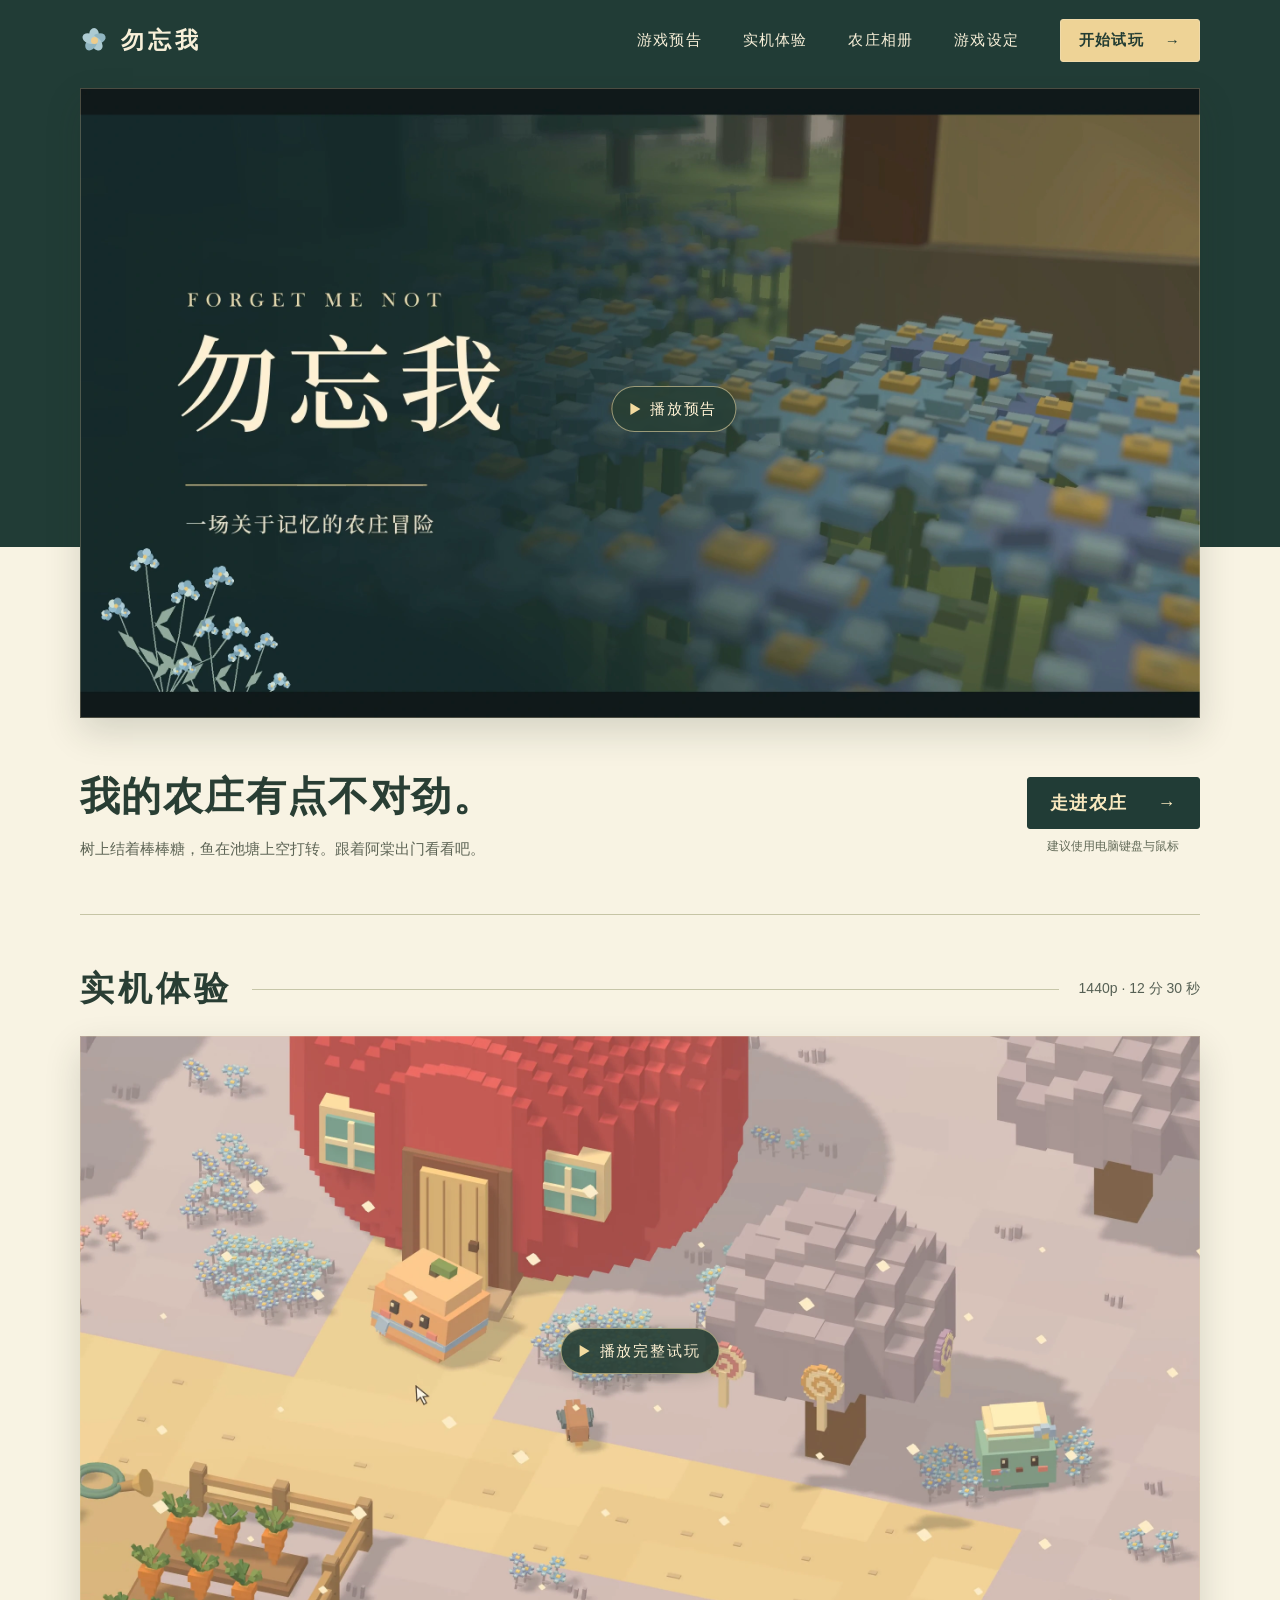
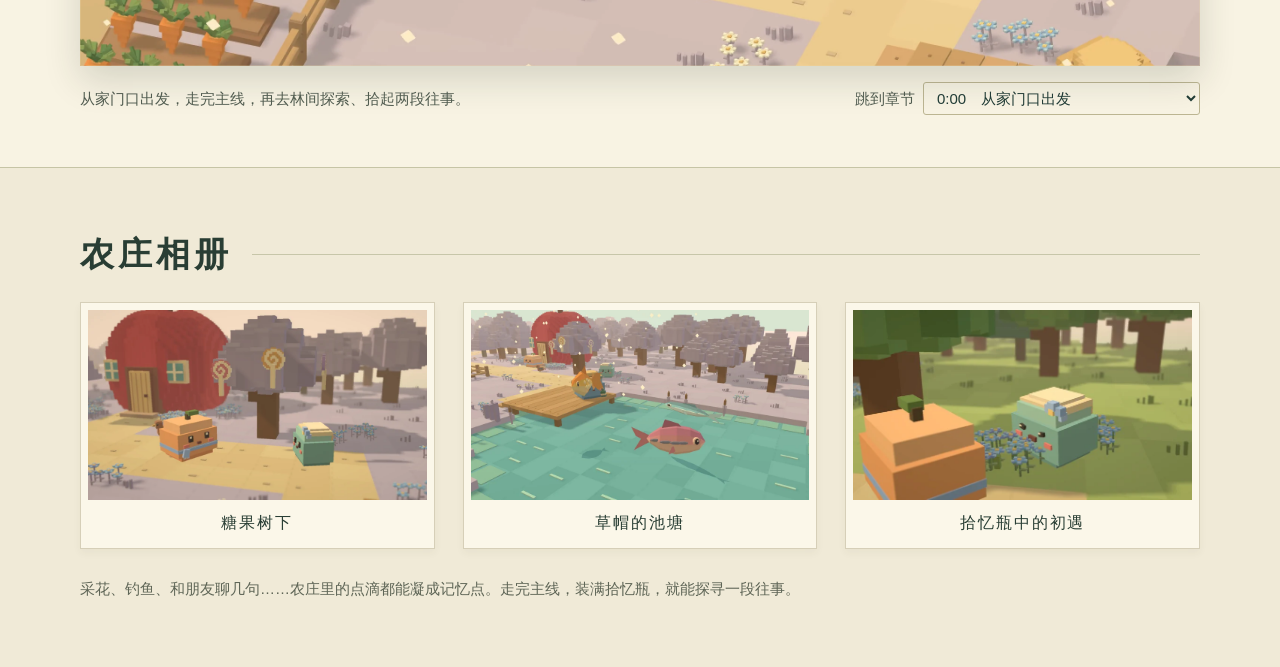
<file: index.html>
<!doctype html>
<html lang="zh-CN">
<head>
  <meta charset="utf-8">
  <meta name="viewport" content="width=device-width, initial-scale=1">
  <meta name="theme-color" content="#213c36">
  <meta name="description" content="观看《勿忘我》高清预告与完整实机体验，或在浏览器里走进阿团的农庄。">
  <meta property="og:title" content="勿忘我 · 一场关于记忆的农庄冒险">
  <meta property="og:description" content="我的农庄有点不对劲。观看游戏预告，或走进农庄亲自看一看。">
  <title>勿忘我 · 一场关于记忆的农庄冒险</title>
  <link rel="icon" href="data:,">
  <link rel="stylesheet" href="./showcase.css?v=video-hq">
  <script src="./media/player/hls-light-1.7.4.min.js" defer></script>
  <script src="./showcase-video.js" defer></script>
</head>
<body>
  <header class="masthead">
    <div class="nav-wrap">
      <a class="wordmark" href="#trailer" aria-label="勿忘我首页">
        <span class="flower" aria-hidden="true"><i></i><i></i><i></i><i></i><i></i></span>
        勿忘我
      </a>
      <nav aria-label="页面导航">
        <a class="nav-link" href="#trailer">游戏预告</a>
        <a class="nav-link" href="#walkthrough">实机体验</a>
        <a class="nav-link" href="#album">农庄相册</a>
        <a class="nav-link" href="./settings/">游戏设定</a>
        <a class="launch" href="./play/">开始试玩 <span aria-hidden="true">→</span></a>
      </nav>
    </div>
  </header>
  <main>
    <section id="trailer" class="cinema" aria-labelledby="game-name">
      <h1 id="game-name" class="sr-only">勿忘我</h1>
      <div class="screen">
        <video id="film" controls playsinline preload="none" poster="./media/poster.webp?v=891d1c6c6368" aria-label="勿忘我游戏预告片">
          <source src="./media/trailer.mp4?v=891d1c6c6368" type="video/mp4">
          <a href="./media/trailer.mp4?v=891d1c6c6368">打开预告片</a>
        </video>
        <button class="watch" type="button" hidden aria-label="播放游戏预告">
          <span class="play-shape" aria-hidden="true"></span>
          <span>播放预告</span>
        </button>
      </div>
      <div class="lede">
        <div class="intro">
          <h2>我的农庄有点不对劲。</h2>
          <p>树上结着棒棒糖，鱼在池塘上空打转。跟着阿棠出门看看吧。</p>
        </div>
        <div class="enter">
          <a class="launch large" href="./play/">走进农庄 <span aria-hidden="true">→</span></a>
          <small>建议使用电脑键盘与鼠标</small>
        </div>
      </div>
    </section>
    <section id="walkthrough" class="walkthrough" aria-labelledby="walkthrough-title">
      <div class="section-heading"><h2 id="walkthrough-title">实机体验</h2><span aria-hidden="true"></span><small>1440p · 12 分 30 秒</small></div>
      <div class="screen">
        <video id="gameplay" controls playsinline preload="none" poster="./media/walkthrough-poster.webp" aria-label="勿忘我完整实机试玩">
          <source src="./media/walkthrough-hq/index.m3u8" type="application/vnd.apple.mpegurl">
          <track kind="chapters" srclang="zh" label="试玩章节" src="./media/walkthrough-hq/chapters.vtt">
        </video>
        <button class="watch" type="button" hidden aria-label="播放完整试玩">
          <span class="play-shape" aria-hidden="true"></span><span>播放完整试玩</span>
        </button>
      </div>
      <div class="walkthrough-footer">
        <p>从家门口出发，走完主线，再去林间探索、拾起两段往事。</p>
        <label class="chapter-picker" hidden>跳到章节 <select aria-label="选择试玩章节"></select></label>
      </div>
      <p class="playback-error" role="status" hidden></p>
    </section>
    <section id="album" class="album" aria-labelledby="album-name">
      <div class="album-inner">
        <div class="section-heading"><h2 id="album-name">农庄相册</h2><span aria-hidden="true"></span></div>
        <div class="plates">
          <figure>
            <img src="./media/tree.webp" loading="lazy" alt="阿团和阿棠站在苹果屋旁的棒棒糖树下" width="900" height="506">
            <figcaption>糖果树下</figcaption>
          </figure>
          <figure>
            <img src="./media/pond.webp" loading="lazy" alt="草帽守着木栈桥，几条鱼浮在水面上方" width="900" height="506">
            <figcaption>草帽的池塘</figcaption>
          </figure>
          <figure>
            <img src="./media/memory.webp" loading="lazy" alt="一段往日回忆里，阿团和阿棠在树下说话" width="900" height="506">
            <figcaption>拾忆瓶中的初遇</figcaption>
          </figure>
        </div>
        <p class="afterword">采花、钓鱼、和朋友聊几句……农庄里的点滴都能凝成记忆点。走完主线，装满拾忆瓶，就能探寻一段往事。</p>
      </div>
    </section>
  </main>
</body>
</html>
</file>
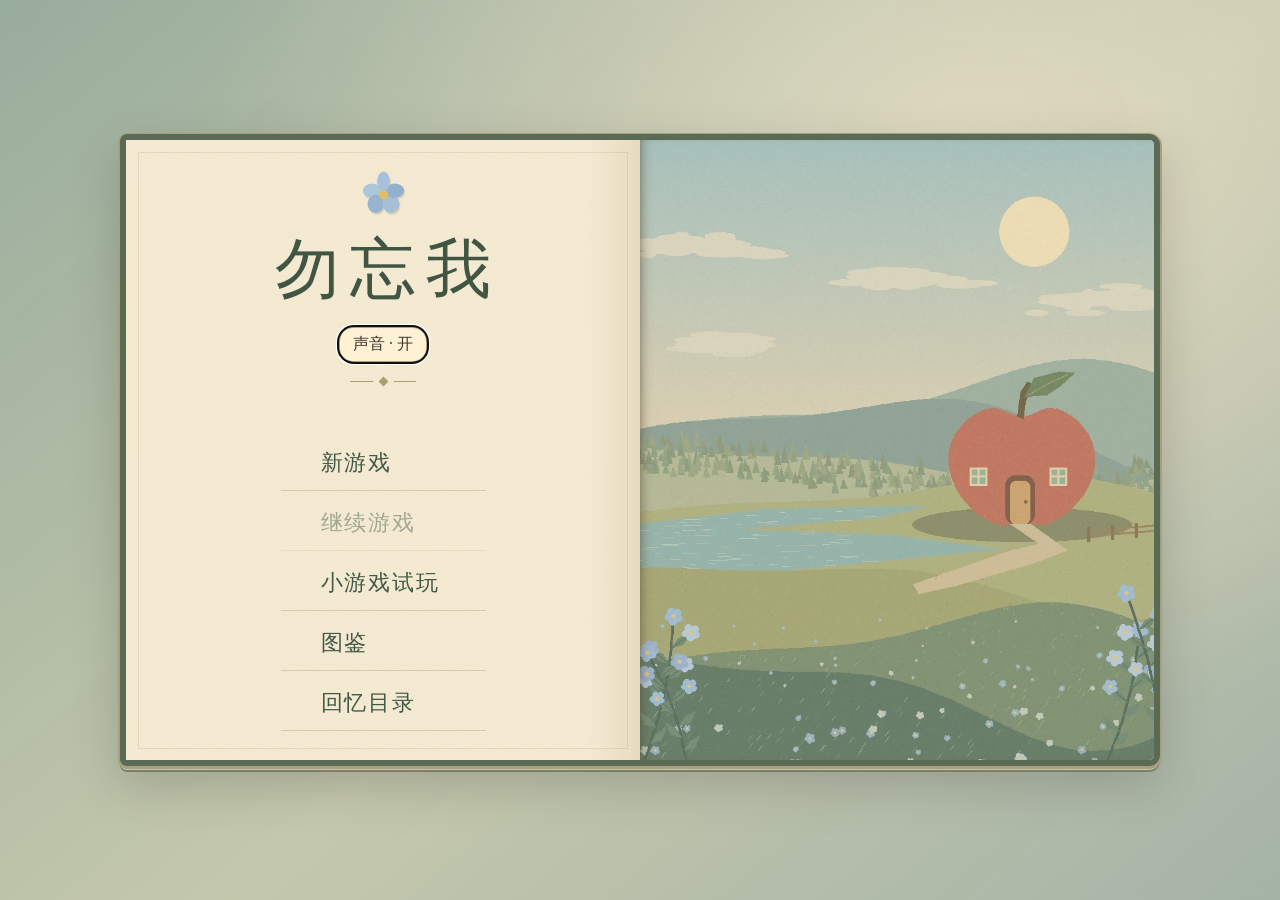
<file: play/index.html>
<!doctype html>
<html lang="zh-CN" data-memory-endpoint="">
<meta charset="utf-8">
<meta name="viewport" content="width=device-width,initial-scale=1">
<link rel="stylesheet" href="./game.css?v=dfc1bc43ea67">
<title>勿忘我</title>
<main id="world" aria-label="可自由探索的三维农庄"></main>
<header id="game-hud"><div class="hud-actions"><button id="menu-button" hidden>菜单</button></div></header>
<dialog id="game-menu" aria-labelledby="menu-name">
  <section id="menu-home">
    <div class="title-leaf">
      <div class="bookplate"><i class="bloom" aria-hidden="true"></i><h1 id="menu-name">勿忘我</h1><button id="sound-toggle" type="button" aria-label="游戏声音"></button><span class="title-rule" aria-hidden="true"></span></div>
      <nav class="title-actions" id="main-actions" aria-label="游戏菜单">
        <button id="new-game"><span>新游戏</span></button><button id="continue"><span>继续游戏</span></button><button id="open-practice"><span>小游戏试玩</span></button><button id="open-guide"><span>图鉴</span></button><button id="open-memories"><span>回忆目录</span></button>
      </nav>
      <nav class="title-actions" id="practice-actions" aria-label="选择试玩" hidden></nav>
    </div>
    <div class="meadow-print" aria-hidden="true"><div class="meadow-art"></div><div class="pollen"><i></i><i></i><i></i><i></i><i></i></div></div>
  </section>
  <section id="field-guide" hidden>
    <header><h1 id="guide-name">图鉴</h1><button id="back-to-menu">返回菜单</button></header>
    <nav aria-label="图鉴分类"></nav>
    <div id="album-grid" aria-label="图鉴条目"></div>
    <footer id="album-pages"><button id="page-prev" aria-label="上一页">‹</button><span aria-live="polite"></span><button id="page-next" aria-label="下一页">›</button></footer>
    <div id="album-tip" role="tooltip" hidden></div>
  </section>
</dialog>
<dialog id="memory-window" aria-labelledby="memory-heading"><button class="book-close">返回</button><h2 id="memory-heading"></h2><p></p><nav></nav></dialog>
<section id="recollection" hidden><button class="rec-leave">离开回忆</button><div class="rec-line" role="status" hidden></div><footer><p></p><button class="rec-action" hidden></button></footer></section>
<div id="cloud-curtain" hidden aria-hidden="true"><i></i><i></i></div>
<div id="error" role="alert"></div>
<script type="module" src="./game.js?v=01ea3a34cb8f"></script>
</html>
</file>
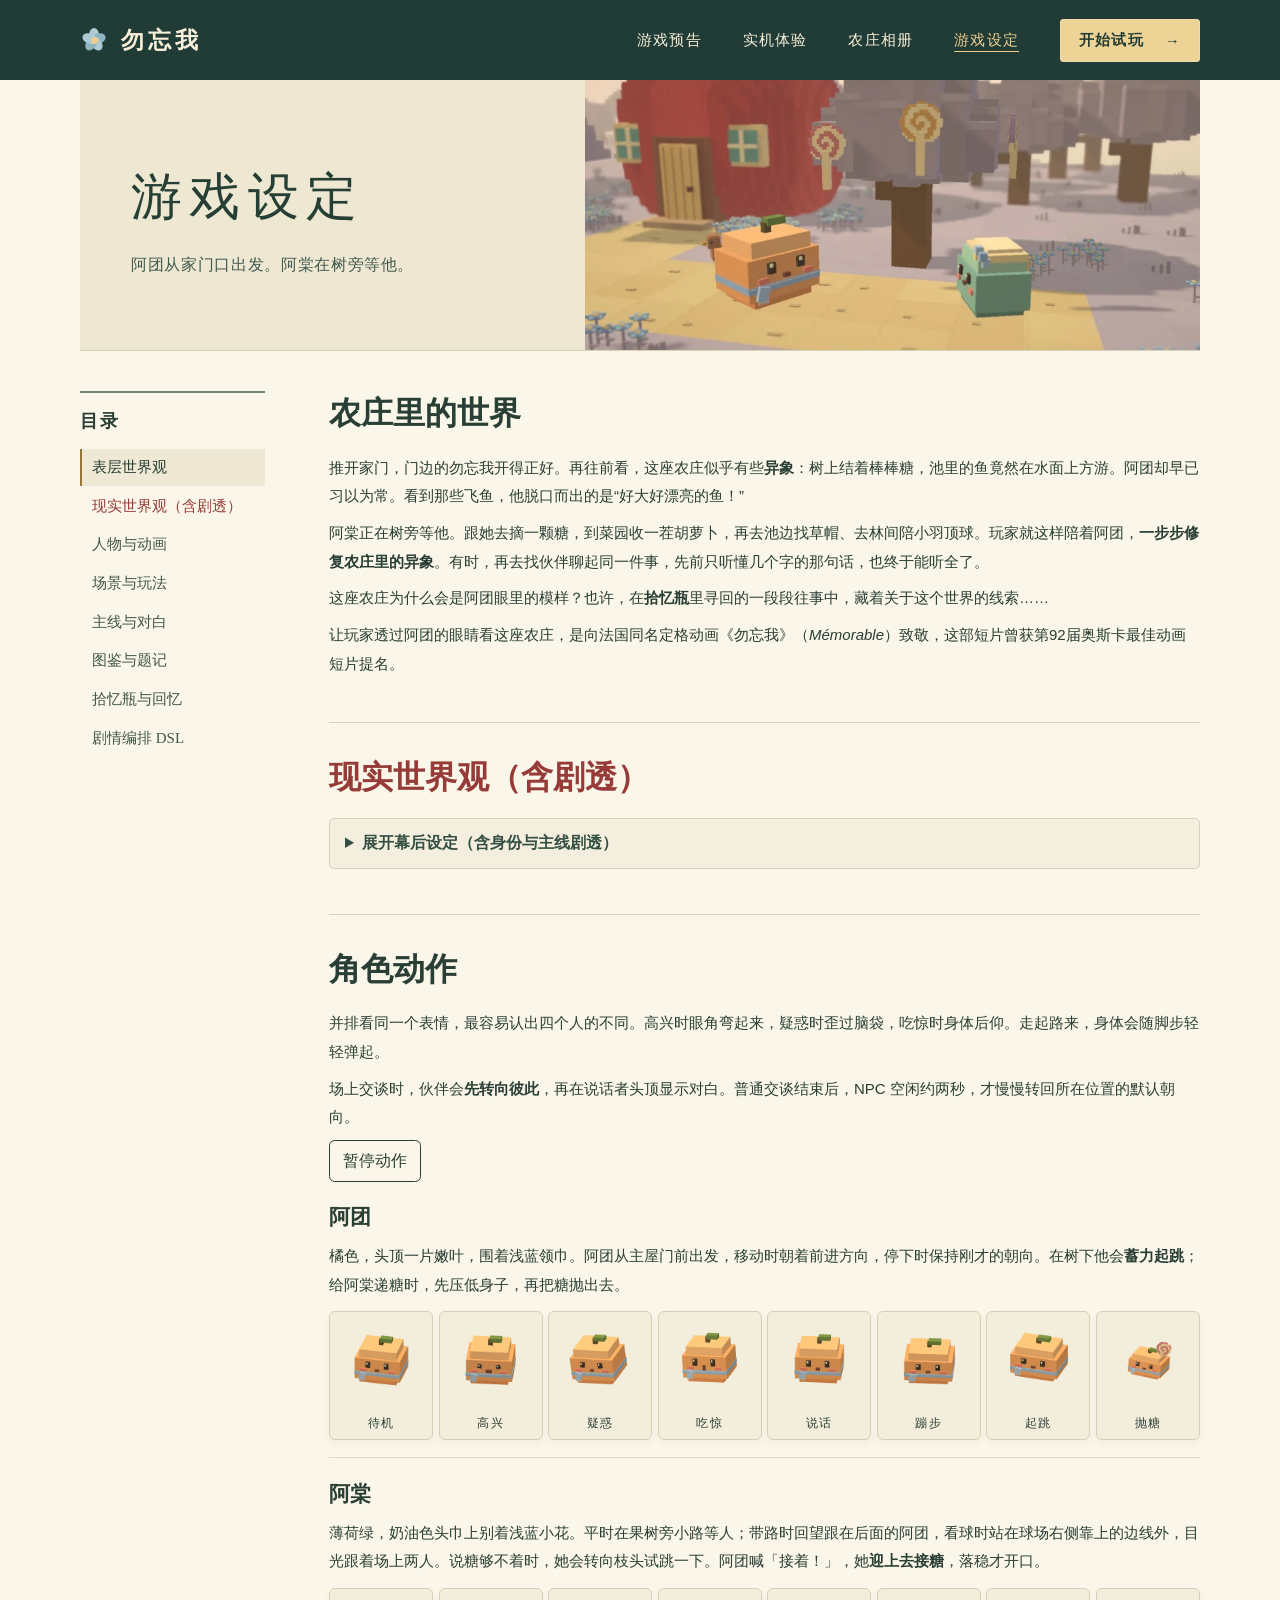
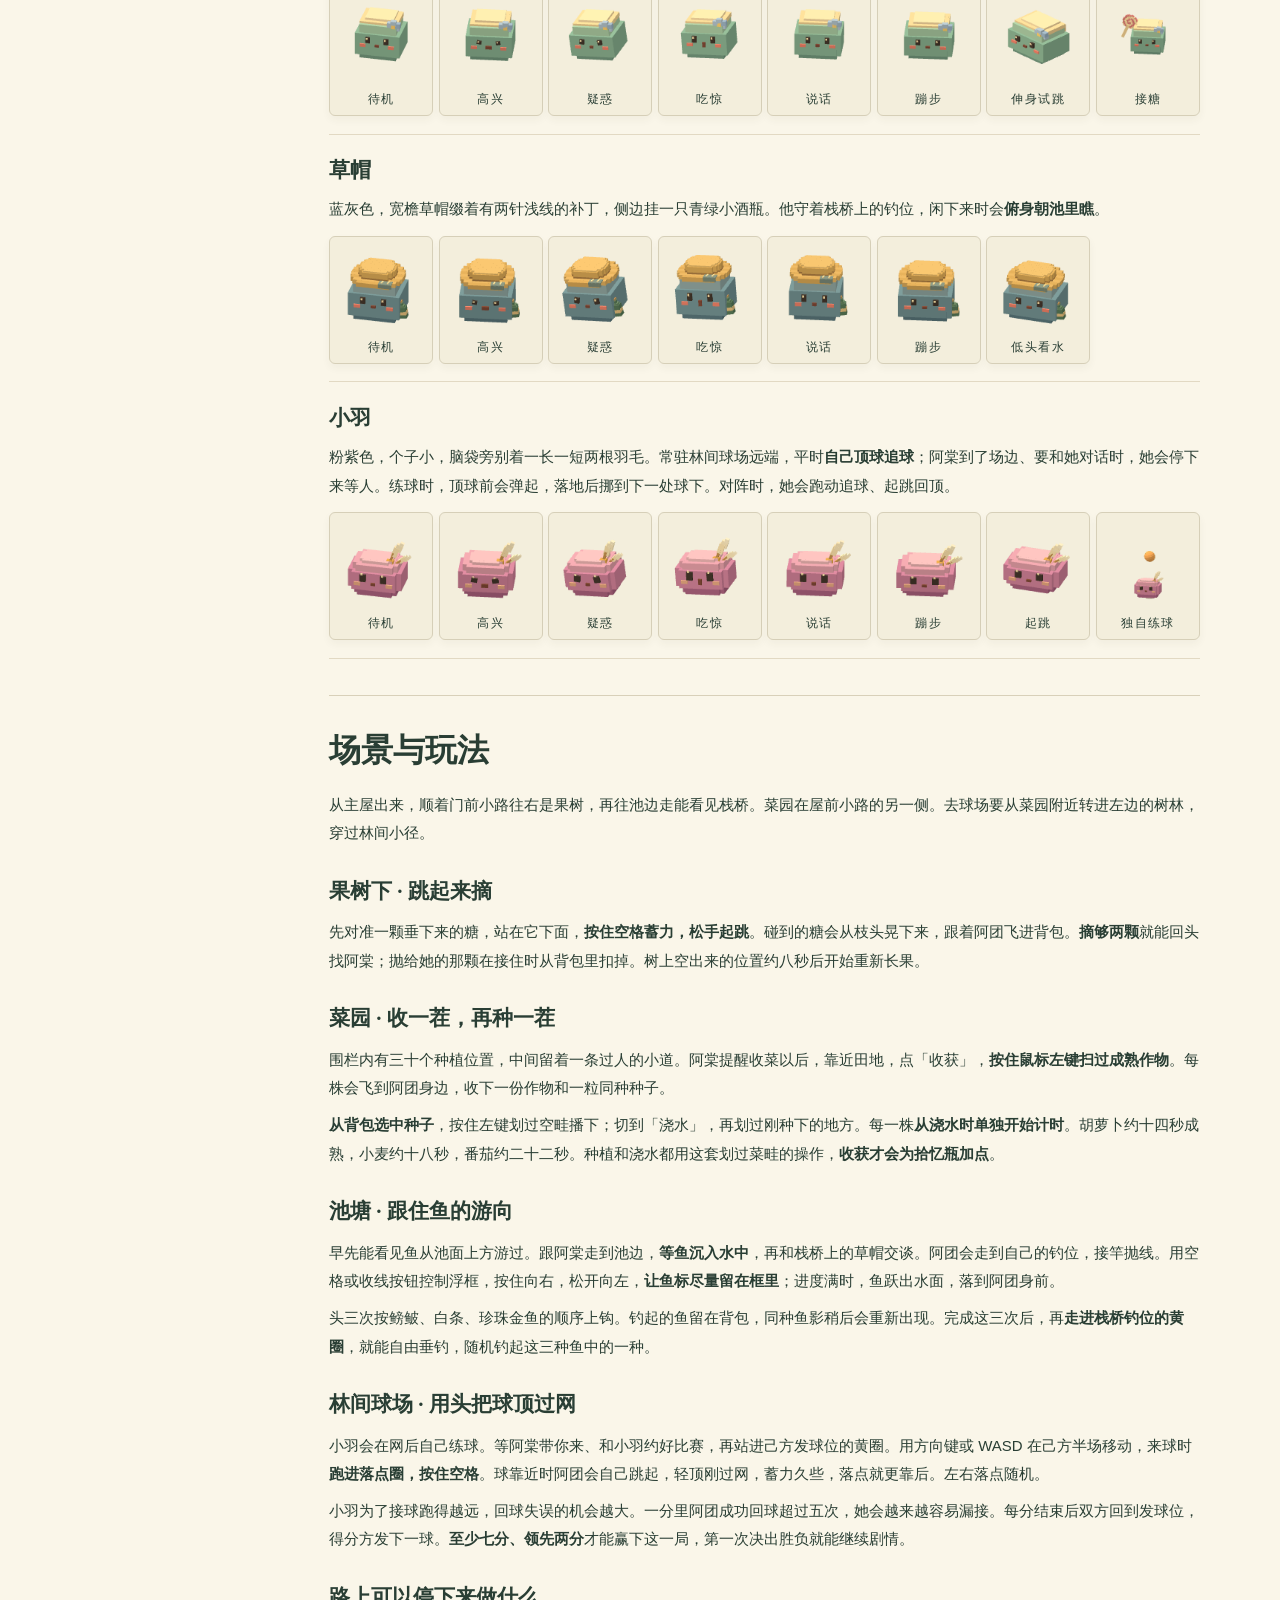
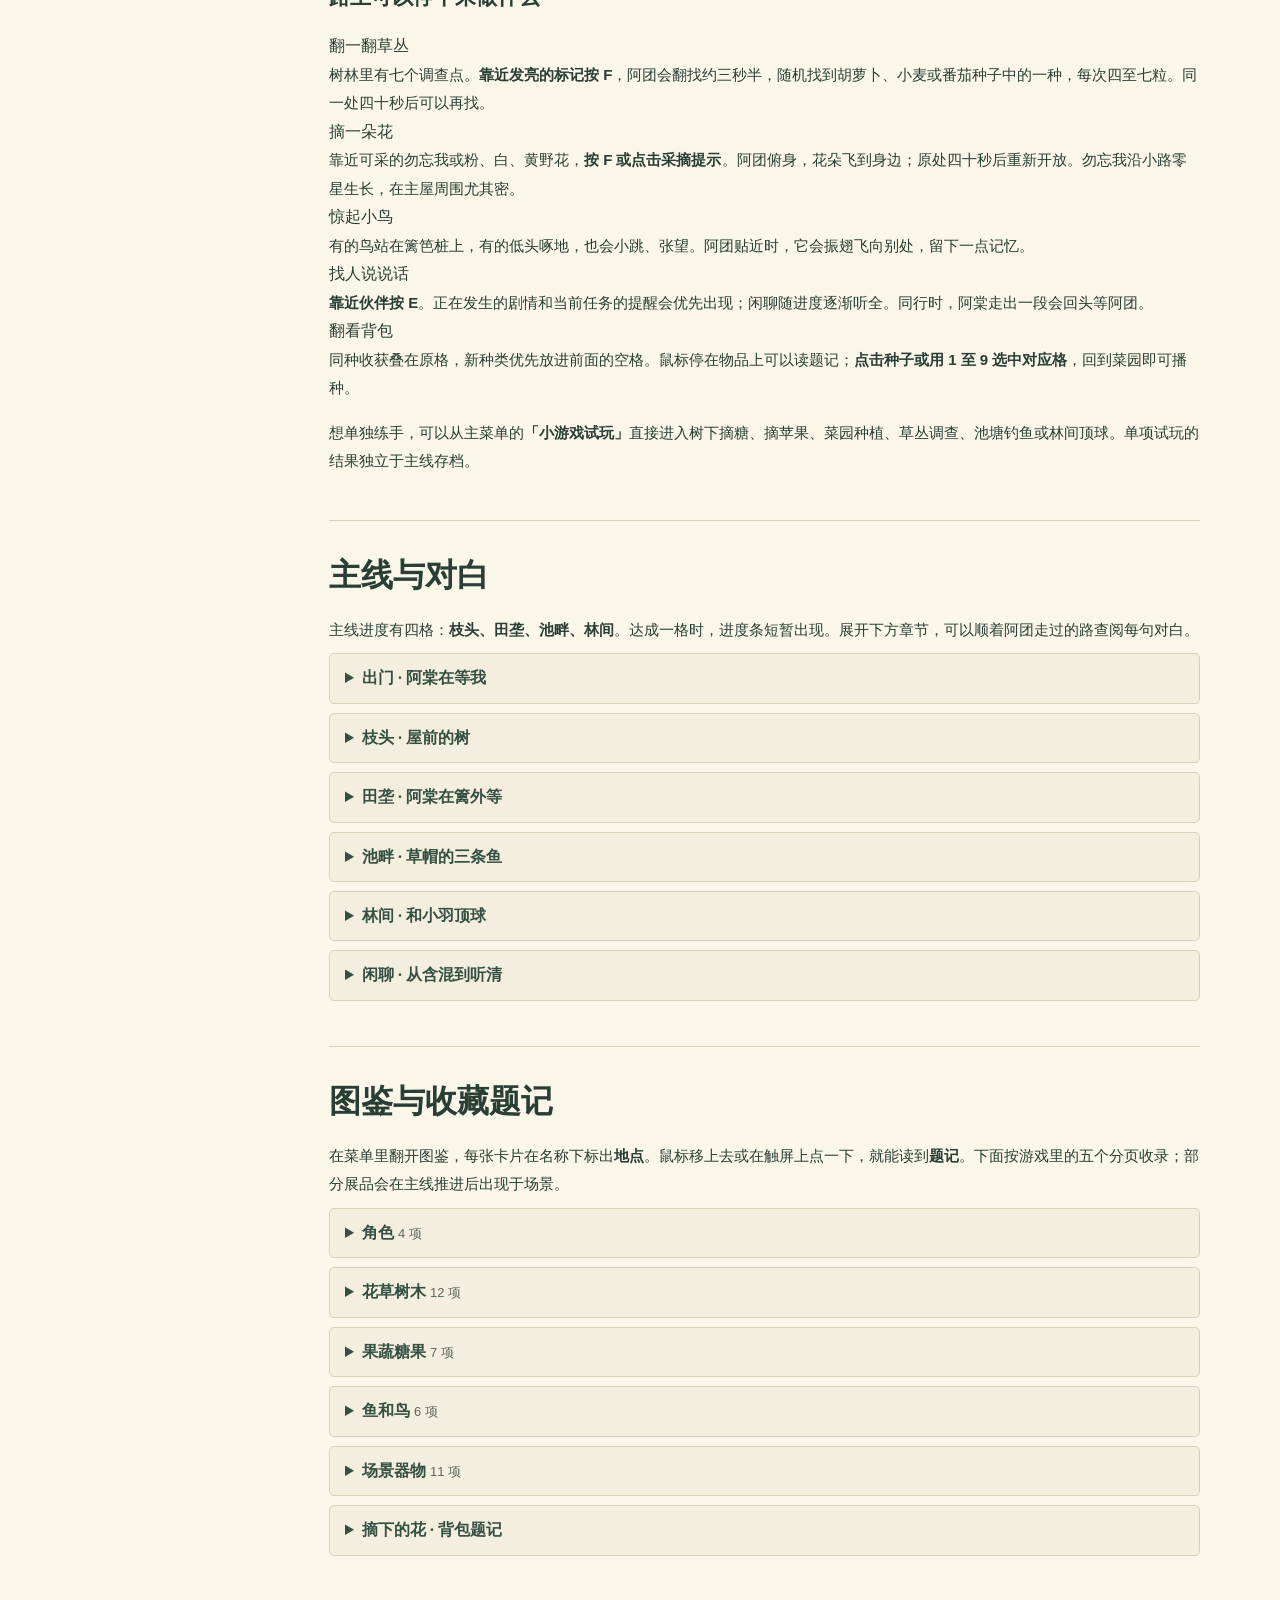
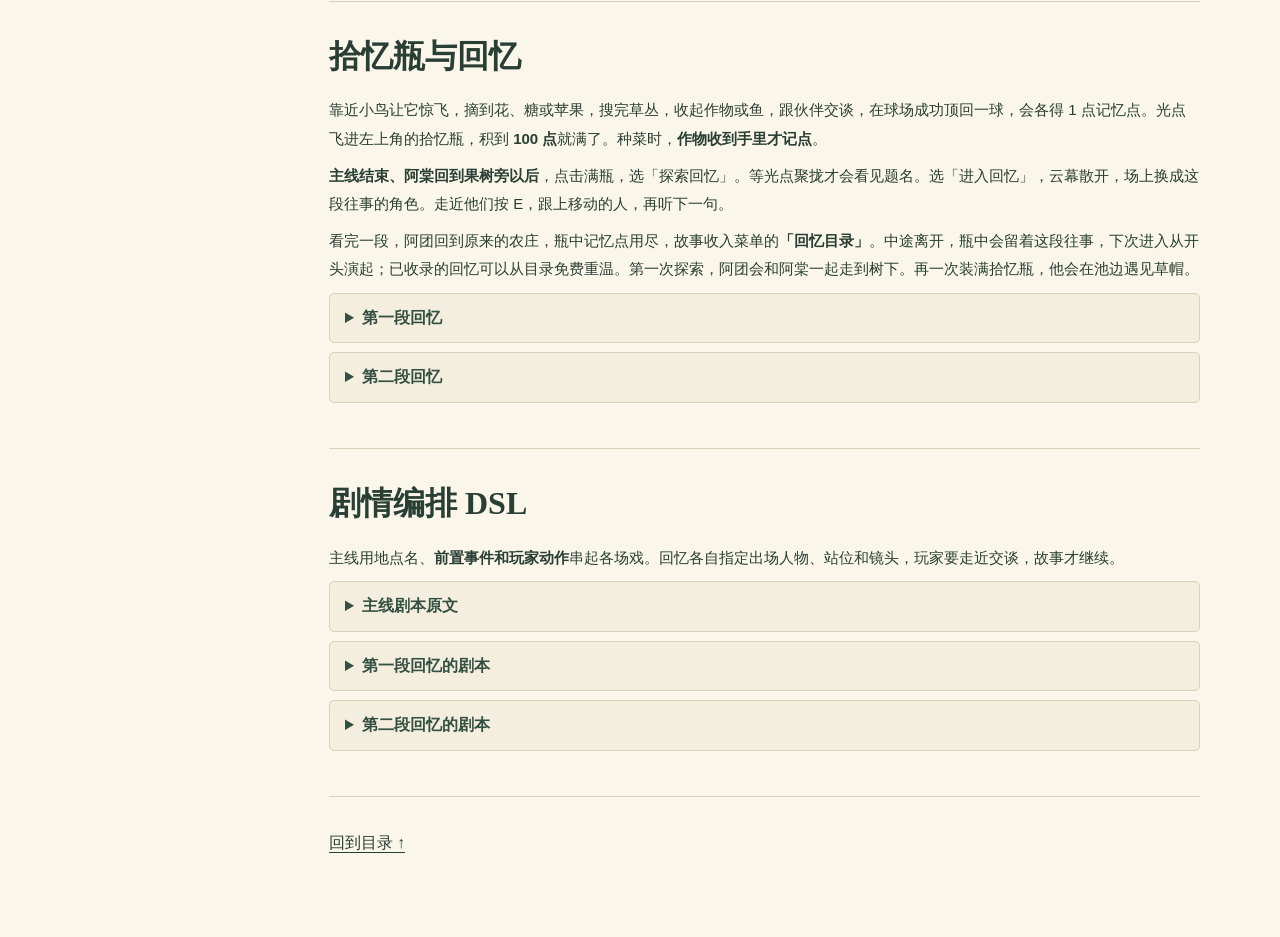
<file: settings/index.html>
<!doctype html>
<html lang="zh-CN"><head><meta charset="utf-8"><meta name="viewport" content="width=device-width, initial-scale=1">
<meta name="theme-color" content="#213c36"><title>游戏设定 · 勿忘我</title><link rel="icon" href="data:,"><style>:root {
  color-scheme: light;
  --pine: #213c36;
  --ink: #293e34;
  --paper: #f8f3e3;
  --gold: #efcd8c;
  --serif: "Songti SC", "STSong", "Noto Serif CJK SC", SimSun, Georgia, serif;
}
* { box-sizing: border-box; }
html { scroll-behavior: smooth; }
body { margin: 0; background: var(--paper); color: var(--ink); font-family: var(--serif); }
a { color: inherit; text-decoration: none; }
button { font: inherit; }
:is(a, button):focus-visible { outline: 3px solid #d7a73c; outline-offset: 4px; }
.sr-only { position: absolute; width: 1px; height: 1px; padding: 0; overflow: hidden; clip-path: inset(50%); white-space: nowrap; }
.masthead { background: var(--pine); color: #f7efd8; }
.nav-wrap, .screen, .lede, .album-inner { width: min(1120px, calc(100% - 80px)); margin-inline: auto; }
.nav-wrap { display: flex; align-items: center; justify-content: space-between; min-height: 80px; gap: 20px; }
.wordmark { display: inline-flex; align-items: center; gap: 13px; font-size: 23px; font-weight: 600; letter-spacing: .17em; }
.flower { display: inline-block; position: relative; width: 28px; height: 28px; }
.flower i { position: absolute; left: 9px; top: 2px; width: 10px; height: 14px; background: #adcbd2; border-radius: 55% 52% 44% 45%; transform-origin: 5px 12px; }
.flower i:nth-child(2) { transform: rotate(72deg); background: #90b5c1; }
.flower i:nth-child(3) { transform: rotate(144deg); }
.flower i:nth-child(4) { transform: rotate(216deg); background: #90b5c1; }
.flower i:nth-child(5) { transform: rotate(288deg); }
.flower::after { content: ""; position: absolute; width: 7px; height: 7px; border-radius: 50%; background: var(--gold); left: 10.5px; top: 10.5px; }
nav { display: flex; align-items: center; gap: clamp(15px, 3.2vw, 42px); }
.nav-link { font-size: 15px; letter-spacing: .08em; padding-block: 10px; text-underline-offset: 6px; }
.nav-link:hover { text-decoration: underline; }
.nav-link[aria-current="page"] { color: var(--gold); text-decoration: underline; }
.launch { display: inline-flex; align-items: center; justify-content: space-between; gap: 21px; background: #eed396; color: #233d33; padding: 11px 18px; border: 1px solid #efdaaa; border-radius: 3px; font-family: inherit; font-weight: 700; font-size: 15px; letter-spacing: .08em; transition: background .2s; }
.launch span { display: inline-block; font-family: Arial, sans-serif; font-weight: 400; transition: transform .2s; }
.launch:hover { background: #ffe4ac; }
.launch:hover span { transform: translateX(3px); }
.cinema { position: relative; background: linear-gradient(var(--pine) 0 56%, var(--paper) 56% 100%); padding-top: 8px; }
.screen { position: relative; overflow: hidden; background: #152c28; box-shadow: 0 14px 34px #2331252a; }
.screen::after { content: ""; position: absolute; inset: 0; box-shadow: inset 0 0 0 1px #e7d7a945; pointer-events: none; }
video { width: 100%; height: auto; aspect-ratio: 16 / 9; object-fit: contain; display: block; }
.watch { position: absolute; top: 51%; left: 53%; transform: translate(-50%, -50%); display: flex; align-items: center; justify-content: center; gap: 10px; min-height: 46px; padding: 10px 18px; background: #283f36eb; color: #fff2d4; border: 1px solid #e8d8a399; border-radius: 30px; letter-spacing: .12em; font-size: 15px; cursor: pointer; box-shadow: 0 3px 16px #192f273b; transition: background .2s ease, box-shadow .2s ease; }
.watch:hover { background: #1d342e; box-shadow: 0 4px 20px #1728205e; }
.watch[hidden] { display: none; }
.play-shape { border-left: 10px solid #f4db9f; border-top: 6px solid transparent; border-bottom: 6px solid transparent; }
.lede { display: flex; align-items: center; justify-content: space-between; gap: 30px; padding-block: clamp(30px, 4vw, 55px); }
.intro h2 { margin: 0; font-size: clamp(26px, 3.2vw, 40px); letter-spacing: .035em; font-weight: 600; }
.intro p, .afterword { font-family: "Microsoft YaHei", "PingFang SC", sans-serif; font-size: 15px; line-height: 1.85; color: #5e6556; }
.intro p { margin: 11px 0 0; }
.enter { display: flex; flex-direction: column; align-items: center; gap: 9px; flex-shrink: 0; }
.large { background: var(--pine); border-color: var(--pine); color: #f9e9bf; font-size: 18px; padding: 13px 22px; gap: 30px; }
.large:hover { background: #345447; }
.enter small { color: #626a58; font-size: 12px; }
.album { border-top: 1px solid #c6c4a5; padding-block: clamp(37px, 5vw, 69px); background: #f0ead7; }
.section-heading { display: flex; align-items: center; gap: 20px; margin-bottom: 24px; }
.section-heading h2 { margin: 0; font-size: clamp(24px, 3vw, 34px); letter-spacing: .12em; font-weight: 600; }
.section-heading span { flex: 1; height: 1px; background: #c7c6a9; }
.walkthrough { width: min(1120px, calc(100% - 80px)); margin: 0 auto; border-top: 1px solid #c6c4a5; padding: clamp(30px, 4vw, 52px) 0; }
.walkthrough .screen { width: 100%; }
.walkthrough .watch { left: 50%; top: 50%; }
.walkthrough .section-heading small { color: #566054; font: 14px "Microsoft YaHei", sans-serif; }
.walkthrough-footer { display: flex; align-items: center; justify-content: space-between; flex-wrap: wrap; gap: 12px 20px; margin-top: 16px; }
.walkthrough-footer p, .chapter-picker, .playback-error { margin: 0; color: #525d51; font: 15px/1.7 "Microsoft YaHei", "PingFang SC", sans-serif; }
.chapter-picker { display: flex; align-items: center; flex-wrap: wrap; gap: 8px; }
.chapter-picker[hidden] { display: none; }
.chapter-picker select { max-width: 100%; padding: 6px 9px; font: inherit; color: var(--pine); border: 1px solid #bcb592; border-radius: 3px; background: var(--paper); }
.playback-error { margin-top: 8px; }
.plates { display: grid; grid-template-columns: repeat(3, 1fr); gap: clamp(12px, 2.2vw, 28px); }
figure { margin: 0; padding: 7px 7px 0; background: #fbf7e9; border: 1px solid #d6cfb8; box-shadow: 0 4px 8px #4943260c; }
figure img { width: 100%; height: auto; aspect-ratio: 16/9; object-fit: cover; display: block; }
figcaption { padding: 13px 5px 14px; text-align: center; letter-spacing: .12em; font-size: 16px; }
.afterword { max-width: 55em; margin: 26px 0 0; }
@media (max-width: 720px) {
  .nav-wrap, .lede, .album-inner { width: calc(100% - 36px); }
  .nav-wrap { min-height: 65px; }
  .screen { width: 100%; border-radius: 0; }
  .walkthrough { width: calc(100% - 36px); }
  .cinema { padding-top: 0; background: var(--paper); }
  .watch { font-size: 13px; gap: 7px; min-height: 40px; padding: 8px 13px; }
  .lede { gap: 18px; align-items: flex-start; }
  .intro p { font-size: 14px; }
  .plates { gap: 8px; }
  figure { padding: 4px 4px 0; }
  figcaption { font-size: 14px; letter-spacing: .03em; }
}
@media (max-width: 540px) {
  .wordmark { gap: 8px; font-size: 20px; }
  nav { gap: 15px; }
  .nav-link { font-size: 13px; letter-spacing: 0; }
  .nav-link:first-child { display: none; }
  .launch { padding: 9px 12px; gap: 12px; font-size: 14px; }
  .watch { left: 58%; }
  .lede { display: block; }
  .enter { flex-direction: row; gap: 13px; margin-top: 19px; }
  .large { font-size: 16px; padding: 10px 16px; }
  .plates { grid-template-columns: 1fr; gap: 18px; }
  figure { padding: 6px 6px 0; }
  figcaption { font-size: 16px; }
  .afterword { font-size: 14px; }
}
@media (prefers-reduced-motion: reduce) {
  html { scroll-behavior: auto; }
  *, *::before, *::after { transition-duration: 0s !important; }
}
@media (max-width: 620px) {
  .masthead .nav-wrap { flex-wrap: wrap; gap: 3px; padding-block: 10px; }
  .masthead nav { flex-basis: 100%; justify-content: space-between; gap: 6px; }
  .masthead .nav-link { display: inline-block; font-size: 14px; }
  .masthead .launch { padding: 7px 11px; }
}
@media (max-width: 410px) {
  .masthead .nav-link, .masthead .launch { font-size: 13px; letter-spacing: 0; }
  .masthead .launch { gap: 5px; padding: 6px; }
}
.wiki {--line:#d8d0b9;--muted:#5d685c;line-height:1.78;background:#faf6e9}
.wiki .masthead {line-height:normal}
.wiki .folio {max-width:1120px;width:calc(100% - 80px);margin:0 auto}
.wiki .cover {display:grid;grid-template-columns:1fr 1.22fr;background:#eee7d1;border-bottom:1px solid var(--line)}
.wiki .cover div {display:flex;flex-direction:column;justify-content:center;padding:32px clamp(20px,4vw,64px)}
.wiki .cover h1 {font-size:clamp(32px,4vw,58px);font-weight:500;letter-spacing:.14em;margin:0;color:#253f34}
.wiki .cover p {margin:9px 0 0;color:#425b50;letter-spacing:.04em}
.wiki .cover img {height:clamp(180px,22vw,270px);width:100%;object-fit:cover;object-position:center 62%}
.wiki .layout {display:grid;grid-template-columns:185px minmax(0,1fr);gap:clamp(28px,5vw,72px);padding:40px 0 80px;align-items:start}
.wiki .contents {position:sticky;top:18px;border-top:2px solid #738475}
.wiki .contents h2 {margin:12px 0;font-size:18px;letter-spacing:.12em}
.wiki .contents nav {display:grid;gap:2px}
.wiki .contents a {font-size:15px;padding:5px 10px;border-left:2px solid transparent;color:#42574a}
.wiki .contents a:hover,.wiki .contents a[aria-current] {border-color:#99753b;background:#eee8d5;color:#263f32}
.wiki article {min-width:0}
.wiki article section {padding-bottom:36px;margin-bottom:32px;border-bottom:1px solid var(--line);scroll-margin-top:20px}
.wiki article h2 {font-size:clamp(24px,3vw,32px);font-weight:600;line-height:1.4;margin:0 0 18px}
.wiki article h3 {font-size:21px;margin:25px 0 8px}
.wiki article h4 {font-size:17px;margin:15px 0 5px}
.wiki article p,.wiki article li,.wiki article dd,.wiki article td {font:15px/1.9 "Microsoft YaHei","PingFang SC",sans-serif}
.wiki article p {margin:.55em 0}.wiki article li+li {margin-top:.3em}
.wiki article dd {margin-inline-start:0}
.wiki article details {border:1px solid var(--line);border-radius:5px;background:#f4eedf;margin:9px 0;padding:0 15px}
.wiki article details[open] {background:#fffaf0;padding-bottom:12px}
.wiki article summary {padding:10px 0;cursor:pointer;font-weight:600;color:#345043;overflow-wrap:anywhere}
.wiki article summary:hover {color:#77582b}
.wiki article details[open]>summary {border-bottom:1px solid var(--line);margin-bottom:9px}
.wiki article small {color:var(--muted);font:13px/1.6 "Microsoft YaHei",sans-serif}
.wiki .entries {display:grid;grid-template-columns:repeat(auto-fit,minmax(min(100%,180px),1fr));margin:10px 0;gap:12px 20px}
.wiki .entries div {border-bottom:1px dotted var(--line);padding:5px 0 8px}
.wiki .entries dt {font-size:18px;font-weight:600}
.wiki .entries dd small {display:block}
.wiki article table {border-collapse:collapse;width:100%;margin:10px 0}
.wiki article :is(td,th) {text-align:left;vertical-align:top;border-bottom:1px solid var(--line);padding:8px;overflow-wrap:anywhere}
.wiki article th {color:#385544;background:#eee8d6}
.wiki article pre {white-space:pre-wrap;overflow-wrap:anywhere;background:#eae5d6;color:#344639;padding:12px 15px;border-left:3px solid #95a187;font:14px/1.65 Consolas,monospace}
.wiki article .scroll {overflow-x:auto}
.wiki article img {max-width:100%}
.wiki .backtop {text-decoration:underline;text-underline-offset:4px}
@media(max-width:800px){
 .wiki .folio{width:calc(100% - 32px)}
 .wiki .layout{display:block;padding-top:18px}
 .wiki .contents{position:static;margin:0 0 28px}
 .wiki .contents nav{display:flex;flex-wrap:wrap;gap:0 8px}
 .wiki .contents a{padding:4px;font-size:14px}
 .wiki .cover div{padding:18px}
 .wiki .cover p{font-size:14px}
 .wiki article :is(td,th){padding:5px;font-size:14px}
}
@media(max-width:520px){
 .wiki .cover {grid-template-columns:1fr}
 .wiki .cover img{height:145px}
 .wiki article details{padding-inline:9px}
}

.wiki #real .life-profile {margin:26px 0 32px;padding-top:4px;border-top:2px solid #bdc3a9}
.wiki #real .life-fields {margin:12px 0 16px}
.wiki #real .life-fields>div {display:grid;grid-template-columns:6em 1fr;gap:12px;padding:8px 0;border-bottom:1px solid var(--line)}
.wiki #real .life-fields dt,.wiki #real .life-years strong {font-weight:600;color:#395546}
.wiki #real .life-years {list-style:none;margin:8px 0;padding:0 0 0 16px;border-left:2px solid #b8c4af}
.wiki #real .life-years li {padding:4px 0}
.wiki #real .life-years strong {display:block}
.wiki #real .relations th:first-child {width:6em}
@media(max-width:540px){.wiki #real .life-fields>div{grid-template-columns:1fr;gap:2px}}
.wiki #real-title,.wiki .contents a[href="#real"] {color:#973b38}
</style></head>
<body class="wiki" id="top"><header class="masthead">
<div class="nav-wrap">
<a aria-label="勿忘我首页" class="wordmark" href="../index.html#trailer">
<span aria-hidden="true" class="flower"><i></i><i></i><i></i><i></i><i></i></span>
        勿忘我
      </a>
<nav aria-label="页面导航">
<a class="nav-link" href="../index.html#trailer">游戏预告</a>
<a class="nav-link" href="../index.html#walkthrough">实机体验</a>
<a class="nav-link" href="../index.html#album">农庄相册</a>
<a aria-current="page" class="nav-link" href="./">游戏设定</a>
<a class="launch" href="../play/">开始试玩 <span aria-hidden="true">→</span></a>
</nav>
</div>
</header>
<main class="folio"><header class="cover"><div><h1>游戏设定</h1><p>阿团从家门口出发。阿棠在树旁等他。</p></div>
<img alt="阿团和阿棠站在苹果屋外的糖果树下" src="../media/tree.webp" width="900" height="506"></header>
<div class="layout"><aside class="contents"><h2>目录</h2><nav aria-label="设定目录"><a href="#world">表层世界观</a><a href="#real">现实世界观（含剧透）</a><a href="#motion">人物与动画</a><a href="#play">场景与玩法</a><a href="#dialog">主线与对白</a><a href="#catalog">图鉴与题记</a><a href="#memories">拾忆瓶与回忆</a><a href="#dsl">剧情编排 DSL</a></nav></aside>
<article><section aria-labelledby="world-title" id="world">
<h2 id="world-title">农庄里的世界</h2>
<p>推开家门，门边的勿忘我开得正好。再往前看，这座农庄似乎有些<strong>异象</strong>：树上结着棒棒糖，池里的鱼竟然在水面上方游。阿团却早已习以为常。看到那些飞鱼，他脱口而出的是“好大好漂亮的鱼！”</p>
<p>阿棠正在树旁等他。跟她去摘一颗糖，到菜园收一茬胡萝卜，再去池边找草帽、去林间陪小羽顶球。玩家就这样陪着阿团，<strong>一步步修复农庄里的异象</strong>。有时，再去找伙伴聊起同一件事，先前只听懂几个字的那句话，也终于能听全了。</p>
<p>这座农庄为什么会是阿团眼里的模样？也许，在<strong>拾忆瓶</strong>里寻回的一段段往事中，藏着关于这个世界的线索……</p>
<p>让玩家透过阿团的眼睛看这座农庄，是向法国同名定格动画<a href="https://www.vivement-lundi.com/film/memorable/">《勿忘我》（<i lang="fr">Mémorable</i>）</a>致敬，这部短片曾获第92届奥斯卡最佳动画短片提名。</p>
</section><section aria-labelledby="real-title" id="real">
<h2 id="real-title">现实世界观（含剧透）</h2>
<details class="spoiler">
<summary>展开幕后设定<span>（含身份与主线剧透）</span></summary>
<h3 id="player-clues">玩家能拼出什么</h3>
<ul>
<li><strong>异象。</strong>阿团想起苹果，枝上的糖就变回苹果。直到亲手拔出第二茬萝卜，他才想起萝卜该长在土里。农庄的模样似乎跟他记得什么有关。</li>
<li><strong>草帽。</strong>钓起第一条鱼后，才听见他的醉话：“鱼要是在池上飞，那就好抓了。”原来阿团把老钓友的一句玩笑当了真。</li>
<li><strong>小羽。</strong>赛后阿棠问起作业，她转头就找阿团帮腔：“爷爷也没意见，是吧？”</li>
<li><strong>阿棠。</strong>年轻时阿团绕路送她，她问“那……明天你还顺路吗？”如今换她在树下等他。两人也许就是老伴。</li>
</ul>
<h3>主线发生在现在</h3>
<p>主线里，玩家跟着阿棠出门，摘果子、收菜、见钓友、陪孩子打球，最后一起回家。现实中，这是<strong>老伴阿棠陪年老的阿团度过的一天</strong>。玩家看到的农庄，是这一天在阿团眼里的样子。</p>
<p>阿团患有<strong>阿尔茨海默症</strong>。如今，他渐渐认不清身边的人，有时听得见声音，却只听懂零星几个字。他眼里的史莱姆，就是<strong>此刻陪在身边的亲友</strong>。即使叫不出对方是谁，他仍看得懂一个等他把东西抛过去的动作，也知道怎样接着做。阿棠就从这些他还熟悉的小事入手：走在前面会停下来等，把果子接好才跟他说起上一次；能由他自己动手的事，就让他慢慢做。</p>
<h4>四处异象怎样对应现实</h4>
<p>阿团有时忘了熟悉的东西本来是什么样，有时又把记得的一句话当成了真事。农庄把这种感受画给玩家看。所谓“修复”，是某件眼前的东西在他心里重新对上了名字、样子或一段经历；玩家在画面里看见的，就是<strong>这一刻的辨认</strong>。</p>
<dl class="life-fields world-mapping">
<div><dt>枝头</dt><dd>今天，两个人在门前摘苹果。阿团眼里枝上挂的是糖，连家也成了一颗大苹果。他喊“接着！”，阿棠接稳，提起上次差点滚进沟里的那颗苹果。他从这个熟悉的抛接动作里重新认出了苹果：<strong>枝头显出果实</strong>，家也恢复了<strong>红瓦小屋</strong>的模样。此时树叶仍是原来的异色。</dd></div>
<div><dt>田垄</dt><dd>阿棠顺口提醒他收菜，自己在篱外等。第一眼，阿团看见整根胡萝卜都长在地面上。他收了这一茬，亲手播种、浇水。再收时，他<strong>从土里拔出自己种的那一根</strong>，才想起萝卜本该半截埋在土里。这回让他认出来的是手上做过的事。</dd></div>
<div><dt>池畔</dt><dd>草帽当年喝多了，说过“鱼要是在池上飞，那就好抓了”。阿团把这句玩笑记成了事实，所以他走到池边，看见鱼在空中游也很自然。阿棠提起另一天：阿团和草帽钓了一天没钓到，干脆跳进水里抓。他接了句“水里……”，<strong>鱼才沉回水中</strong>。随后玩家钓起第一条鱼，听草帽讲醉话，才明白飞鱼从何而来。</dd></div>
<div><dt>林间</dt><dd>阿团陪孙女小羽打完一场球，阿棠问她作业写完了没。小羽搬出爷爷以前劝自己的话，说要多出来活动、多看看青草地，又转头向爷爷讨一句赞同。阿团从孙女嘴里听到了自己说过的话，才把眼前的草地和“绿色”对上。此时<strong>草地和树叶一同返绿</strong>。</dd></div>
</dl>
<p>回到家门口时，这次出门就走完了。阿团在这一路重新认出了几件事，至于他还能想起多少，故事留着余地。主线之后，玩家再打开拾忆瓶，<strong>时间才转到过去</strong>：可以跟着年轻时的阿团再走一次树下的小路，也可以回到他和草帽约好下次一起钓鱼的栈桥。</p>
<h3>拾忆瓶 · 重新建立联系</h3>
<p>小羽把球打过来，阿团跑过去，把球回给她。哪怕一时叫不出孙女的名字，这一来一回里，他们依然是一起打球的爷孙。拾忆瓶里的那一点光，来自<strong>阿团今天给出的回应</strong>。</p>
<p>陪小羽打一球能攒下一点光，路边停下来摘一朵花、到池边跟草帽聊几句，也一样算数。熟悉的世界正在变得陌生，阿团却还愿意走近它。他喜欢眼前的花，也还想同身边的人待一会儿。<strong>对生活、对亲友的爱</strong>，就落在这些寻常的举动里。</p>
<p>瓶子渐渐装满，玩家才有机会走进一段往事。今天愿意再去池边找草帽，和许多年前约好明天还来钓鱼，是同一份心意。拾忆瓶寄托的希望是：即使有些事正在忘记，阿团仍然可以主动伸出手，和他们重新建立联系。</p>
<h3>人物与共同经历</h3>
<article class="life-profile"><h4>阿团 · 玩家操纵的爷爷</h4><dl class="life-fields">
<div><dt>性格与动作</dt><dd>在树下遇见阿棠，他先问要不要搭把手。糖摘下来，他喊一声“接着！”就抛过去。阿团已经叫不出苹果的名字，<strong>跟老伴抛接果子的动作</strong>却依然熟练。</dd></div>
<div><dt>年轻时</dt><dd>在《花树下的岔路》里，阿棠问路，他说顺路，一直陪她走到树下才露馅：自己得往回走。他想跟她多走一段，又不好意思明说。</dd></div>
</dl></article>
<article class="life-profile"><h4>阿棠 · 陪阿团出门的老伴</h4><dl class="life-fields">
<div><dt>性格与带路方式</dt><dd>到菜园，她提醒一句就<strong>留在篱外</strong>。收完第一茬再去问她，她会提醒阿团选种子；等他亲手种过、浇过、又拔出胡萝卜，回来告诉她“收好了！”，她才接着带路。她熟悉他的习惯，也愿意把事情留给他自己做。</dd></div>
<div><dt>相处的默契</dt><dd>年轻时，听出阿团为了陪她多走了一段，她顺着他的话问：“那……明天你还顺路吗？”如今到了池边，她也顺着阿团的目光看鱼，聊起他和草帽曾跳进水里抓鱼的事，让他自己接出“水里”两个字。</dd></div>
</dl></article>
<article class="life-profile"><h4>草帽 · 和阿团并排下竿的老朋友</h4><dl class="life-fields">
<div><dt>习惯与钓位</dt><dd>《栈桥空着的那一边》里，阿团看见一个空位。草帽知道阿团用左手，自己用右手，<strong>两人各站一边</strong>，甩竿就碰不着。他连朋友使哪只手都放在心上。</dd></div>
<div><dt>往事与物件</dt><dd>钓起白条时，那句“你钓到我的帽子了！”让人再看一眼他的帽檐：上面还留着一块补丁。他身旁的小酒瓶则呼应了另一件事——喝多时，他真举过抄网，等着鱼从池上飞过。</dd></div>
</dl></article>
<article class="life-profile"><h4>小羽 · 邀爷爷上场的孙女</h4><dl class="life-fields">
<div><dt>爱好与行动</dt><dd>小羽喜欢打球。一个人时她自己练，爷爷一来，她就招呼他一起玩。农庄把这段日常做成了<strong>史莱姆的顶球游戏</strong>：史莱姆没有手，小羽便跳起来用脑袋把球顶过网，等阿团顶回来。</dd></div>
<div><dt>祖孙间的说话方式</dt><dd>赛后阿棠问作业，小羽搬出<strong>爷爷从前劝她多活动、多看看青草地的话</strong>，还转向阿团讨一句“爷爷也没意见，是吧？”她一心想让爷爷帮自己说话，恰好让他从孙女嘴里听见了自己教过她的话。</dd></div>
</dl></article>
</details>
</section><section class="motion-atlas" id="motion">
<h2>角色动作</h2>
<p>并排看同一个表情，最容易认出四个人的不同。高兴时眼角弯起来，疑惑时歪过脑袋，吃惊时身体后仰。走起路来，身体会随脚步轻轻弹起。</p><p>场上交谈时，伙伴会<strong>先转向彼此</strong>，再在说话者头顶显示对白。普通交谈结束后，NPC 空闲约两秒，才慢慢转回所在位置的默认朝向。</p>
<button aria-pressed="false" id="motion-toggle" type="button">暂停动作</button>
<article class="motion-row"><h3>阿团</h3><p>橘色，头顶一片嫩叶，围着浅蓝领巾。阿团从主屋门前出发，移动时朝着前进方向，停下时保持刚才的朝向。在树下他会<strong>蓄力起跳</strong>；给阿棠递糖时，先压低身子，再把糖抛出去。</p><div class="motion-cells"><figure><span aria-label="阿团待机" class="motion-sprite" role="img" style="background-image:url(wiki-media/traveler.webp);--sprite-row:0.00000000%;--sprite-rows:800%"></span><figcaption>待机</figcaption></figure><figure><span aria-label="阿团高兴" class="motion-sprite" role="img" style="background-image:url(wiki-media/traveler.webp);--sprite-row:14.28571429%;--sprite-rows:800%"></span><figcaption>高兴</figcaption></figure><figure><span aria-label="阿团疑惑" class="motion-sprite" role="img" style="background-image:url(wiki-media/traveler.webp);--sprite-row:28.57142857%;--sprite-rows:800%"></span><figcaption>疑惑</figcaption></figure><figure><span aria-label="阿团吃惊" class="motion-sprite" role="img" style="background-image:url(wiki-media/traveler.webp);--sprite-row:42.85714286%;--sprite-rows:800%"></span><figcaption>吃惊</figcaption></figure><figure><span aria-label="阿团说话" class="motion-sprite" role="img" style="background-image:url(wiki-media/traveler.webp);--sprite-row:57.14285714%;--sprite-rows:800%"></span><figcaption>说话</figcaption></figure><figure><span aria-label="阿团蹦步" class="motion-sprite" role="img" style="background-image:url(wiki-media/traveler.webp);--sprite-row:71.42857143%;--sprite-rows:800%"></span><figcaption>蹦步</figcaption></figure><figure><span aria-label="阿团起跳" class="motion-sprite" role="img" style="background-image:url(wiki-media/traveler.webp);--sprite-row:85.71428571%;--sprite-rows:800%"></span><figcaption>起跳</figcaption></figure><figure><span aria-label="阿团抛糖" class="motion-sprite" role="img" style="background-image:url(wiki-media/traveler.webp);--sprite-row:100.00000000%;--sprite-rows:800%"></span><figcaption>抛糖</figcaption></figure></div></article>
<article class="motion-row"><h3>阿棠</h3><p>薄荷绿，奶油色头巾上别着浅蓝小花。平时在果树旁小路等人；带路时回望跟在后面的阿团，看球时站在球场右侧靠上的边线外，目光跟着场上两人。说糖够不着时，她会转向枝头试跳一下。阿团喊「接着！」，她<strong>迎上去接糖</strong>，落稳才开口。</p><div class="motion-cells"><figure><span aria-label="阿棠待机" class="motion-sprite" role="img" style="background-image:url(wiki-media/flower-clasp.webp);--sprite-row:0.00000000%;--sprite-rows:800%"></span><figcaption>待机</figcaption></figure><figure><span aria-label="阿棠高兴" class="motion-sprite" role="img" style="background-image:url(wiki-media/flower-clasp.webp);--sprite-row:14.28571429%;--sprite-rows:800%"></span><figcaption>高兴</figcaption></figure><figure><span aria-label="阿棠疑惑" class="motion-sprite" role="img" style="background-image:url(wiki-media/flower-clasp.webp);--sprite-row:28.57142857%;--sprite-rows:800%"></span><figcaption>疑惑</figcaption></figure><figure><span aria-label="阿棠吃惊" class="motion-sprite" role="img" style="background-image:url(wiki-media/flower-clasp.webp);--sprite-row:42.85714286%;--sprite-rows:800%"></span><figcaption>吃惊</figcaption></figure><figure><span aria-label="阿棠说话" class="motion-sprite" role="img" style="background-image:url(wiki-media/flower-clasp.webp);--sprite-row:57.14285714%;--sprite-rows:800%"></span><figcaption>说话</figcaption></figure><figure><span aria-label="阿棠蹦步" class="motion-sprite" role="img" style="background-image:url(wiki-media/flower-clasp.webp);--sprite-row:71.42857143%;--sprite-rows:800%"></span><figcaption>蹦步</figcaption></figure><figure><span aria-label="阿棠伸身试跳" class="motion-sprite" role="img" style="background-image:url(wiki-media/flower-clasp.webp);--sprite-row:85.71428571%;--sprite-rows:800%"></span><figcaption>伸身试跳</figcaption></figure><figure><span aria-label="阿棠接糖" class="motion-sprite" role="img" style="background-image:url(wiki-media/flower-clasp.webp);--sprite-row:100.00000000%;--sprite-rows:800%"></span><figcaption>接糖</figcaption></figure></div></article>
<article class="motion-row"><h3>草帽</h3><p>蓝灰色，宽檐草帽缀着有两针浅线的补丁，侧边挂一只青绿小酒瓶。他守着栈桥上的钓位，闲下来时会<strong>俯身朝池里瞧</strong>。</p><div class="motion-cells"><figure><span aria-label="草帽待机" class="motion-sprite" role="img" style="background-image:url(wiki-media/angler.webp);--sprite-row:0.00000000%;--sprite-rows:700%"></span><figcaption>待机</figcaption></figure><figure><span aria-label="草帽高兴" class="motion-sprite" role="img" style="background-image:url(wiki-media/angler.webp);--sprite-row:16.66666667%;--sprite-rows:700%"></span><figcaption>高兴</figcaption></figure><figure><span aria-label="草帽疑惑" class="motion-sprite" role="img" style="background-image:url(wiki-media/angler.webp);--sprite-row:33.33333333%;--sprite-rows:700%"></span><figcaption>疑惑</figcaption></figure><figure><span aria-label="草帽吃惊" class="motion-sprite" role="img" style="background-image:url(wiki-media/angler.webp);--sprite-row:50.00000000%;--sprite-rows:700%"></span><figcaption>吃惊</figcaption></figure><figure><span aria-label="草帽说话" class="motion-sprite" role="img" style="background-image:url(wiki-media/angler.webp);--sprite-row:66.66666667%;--sprite-rows:700%"></span><figcaption>说话</figcaption></figure><figure><span aria-label="草帽蹦步" class="motion-sprite" role="img" style="background-image:url(wiki-media/angler.webp);--sprite-row:83.33333333%;--sprite-rows:700%"></span><figcaption>蹦步</figcaption></figure><figure><span aria-label="草帽低头看水" class="motion-sprite" role="img" style="background-image:url(wiki-media/angler.webp);--sprite-row:100.00000000%;--sprite-rows:700%"></span><figcaption>低头看水</figcaption></figure></div></article>
<article class="motion-row"><h3>小羽</h3><p>粉紫色，个子小，脑袋旁别着一长一短两根羽毛。常驻林间球场远端，平时<strong>自己顶球追球</strong>；阿棠到了场边、要和她对话时，她会停下来等人。练球时，顶球前会弹起，落地后挪到下一处球下。对阵时，她会跑动追球、起跳回顶。</p><div class="motion-cells"><figure><span aria-label="小羽待机" class="motion-sprite" role="img" style="background-image:url(wiki-media/child.webp);--sprite-row:0.00000000%;--sprite-rows:800%"></span><figcaption>待机</figcaption></figure><figure><span aria-label="小羽高兴" class="motion-sprite" role="img" style="background-image:url(wiki-media/child.webp);--sprite-row:14.28571429%;--sprite-rows:800%"></span><figcaption>高兴</figcaption></figure><figure><span aria-label="小羽疑惑" class="motion-sprite" role="img" style="background-image:url(wiki-media/child.webp);--sprite-row:28.57142857%;--sprite-rows:800%"></span><figcaption>疑惑</figcaption></figure><figure><span aria-label="小羽吃惊" class="motion-sprite" role="img" style="background-image:url(wiki-media/child.webp);--sprite-row:42.85714286%;--sprite-rows:800%"></span><figcaption>吃惊</figcaption></figure><figure><span aria-label="小羽说话" class="motion-sprite" role="img" style="background-image:url(wiki-media/child.webp);--sprite-row:57.14285714%;--sprite-rows:800%"></span><figcaption>说话</figcaption></figure><figure><span aria-label="小羽蹦步" class="motion-sprite" role="img" style="background-image:url(wiki-media/child.webp);--sprite-row:71.42857143%;--sprite-rows:800%"></span><figcaption>蹦步</figcaption></figure><figure><span aria-label="小羽起跳" class="motion-sprite" role="img" style="background-image:url(wiki-media/child.webp);--sprite-row:85.71428571%;--sprite-rows:800%"></span><figcaption>起跳</figcaption></figure><figure><span aria-label="小羽独自练球" class="motion-sprite" role="img" style="background-image:url(wiki-media/child.webp);--sprite-row:100.00000000%;--sprite-rows:800%"></span><figcaption>独自练球</figcaption></figure></div></article>
<style>
    .motion-atlas #motion-toggle{font:inherit;color:inherit;background:transparent;border:1px solid currentColor;border-radius:.35em;padding:.36em .8em;cursor:pointer}
    .motion-atlas .motion-row{padding:1.1rem 0;border-bottom:1px solid #b29e7555}
    .motion-atlas .motion-row h3{margin:0 0 .35rem}
    .motion-atlas .motion-row p{margin:0 0 .75rem}
    .motion-atlas .motion-cells{display:grid;grid-template-columns:repeat(8,minmax(0,1fr));gap:.35rem}
    .motion-atlas .motion-cells figure{margin:0;padding:.2rem .12rem .4rem;min-width:0;background:#d6c9a631;border-radius:6px;text-align:center}
    .motion-atlas .motion-cells figcaption{font-size:.77rem;line-height:1.5;padding:0;color:inherit}
    .motion-atlas .motion-sprite{display:block;aspect-ratio:1;max-width:132px;margin:auto;background-repeat:no-repeat;background-size:2000% var(--sprite-rows);background-position:0% var(--sprite-row);animation:wiki-pose 2.35s steps(20,jump-none) infinite}
    @keyframes wiki-pose{from{background-position-x:0%}to{background-position-x:100%}}
    .motion-atlas[data-paused] .motion-sprite{animation-play-state:paused}
    @media(prefers-reduced-motion:reduce){.motion-atlas:not([data-manual-play]) .motion-sprite{animation-play-state:paused}}
    @media(max-width:850px){.motion-atlas .motion-cells{grid-template-columns:repeat(4,minmax(0,1fr))}}
  </style>
<script>
    (() => {
      const panel=document.getElementById('motion'),button=document.getElementById('motion-toggle');
      function setPaused(stopped){
        panel.toggleAttribute('data-paused',stopped);
        button.textContent=stopped?'播放动作':'暂停动作';
        button.setAttribute('aria-pressed',String(stopped));
      }
      setPaused(matchMedia('(prefers-reduced-motion: reduce)').matches);
      button.addEventListener('click',()=>{
        panel.toggleAttribute('data-manual-play',panel.hasAttribute('data-paused'));
        setPaused(!panel.hasAttribute('data-paused'));
      });
    })();
  </script>
</section><section class="farm-play" id="play">
<h2>场景与玩法</h2>
<p>从主屋出来，顺着门前小路往右是果树，再往池边走能看见栈桥。菜园在屋前小路的另一侧。去球场要从菜园附近转进左边的树林，穿过林间小径。</p>
<h3>果树下 · 跳起来摘</h3>
<p>先对准一颗垂下来的糖，站在它下面，<strong>按住空格蓄力，松手起跳</strong>。碰到的糖会从枝头晃下来，跟着阿团飞进背包。<strong>摘够两颗</strong>就能回头找阿棠；抛给她的那颗在接住时从背包里扣掉。树上空出来的位置约八秒后开始重新长果。</p>
<h3>菜园 · 收一茬，再种一茬</h3>
<p>围栏内有三十个种植位置，中间留着一条过人的小道。阿棠提醒收菜以后，靠近田地，点「收获」，<strong>按住鼠标左键扫过成熟作物</strong>。每株会飞到阿团身边，收下一份作物和一粒同种种子。</p>
<p><strong>从背包选中种子</strong>，按住左键划过空畦播下；切到「浇水」，再划过刚种下的地方。每一株<strong>从浇水时单独开始计时</strong>。胡萝卜约十四秒成熟，小麦约十八秒，番茄约二十二秒。种植和浇水都用这套划过菜畦的操作，<strong>收获才会为拾忆瓶加点</strong>。</p>
<h3>池塘 · 跟住鱼的游向</h3>
<p>早先能看见鱼从池面上方游过。跟阿棠走到池边，<strong>等鱼沉入水中</strong>，再和栈桥上的草帽交谈。阿团会走到自己的钓位，接竿抛线。用空格或收线按钮控制浮框，按住向右，松开向左，<strong>让鱼标尽量留在框里</strong>；进度满时，鱼跃出水面，落到阿团身前。</p>
<p>头三次按鳑鲏、白条、珍珠金鱼的顺序上钩。钓起的鱼留在背包，同种鱼影稍后会重新出现。完成这三次后，再<strong>走进栈桥钓位的黄圈</strong>，就能自由垂钓，随机钓起这三种鱼中的一种。</p>
<h3>林间球场 · 用头把球顶过网</h3>
<p>小羽会在网后自己练球。等阿棠带你来、和小羽约好比赛，再站进己方发球位的黄圈。用方向键或 WASD 在己方半场移动，来球时<strong>跑进落点圈，按住空格</strong>。球靠近时阿团会自己跳起，轻顶刚过网，蓄力久些，落点就更靠后。左右落点随机。</p>
<p>小羽为了接球跑得越远，回球失误的机会越大。一分里阿团成功回球超过五次，她会越来越容易漏接。每分结束后双方回到发球位，得分方发下一球。<strong>至少七分、领先两分</strong>才能赢下这一局，第一次决出胜负就能继续剧情。</p>
<h3>路上可以停下来做什么</h3>
<dl class="field-activities">
<dt>翻一翻草丛</dt><dd>树林里有七个调查点。<strong>靠近发亮的标记按 F</strong>，阿团会翻找约三秒半，随机找到胡萝卜、小麦或番茄种子中的一种，每次四至七粒。同一处四十秒后可以再找。</dd>
<dt>摘一朵花</dt><dd>靠近可采的勿忘我或粉、白、黄野花，<strong>按 F 或点击采摘提示</strong>。阿团俯身，花朵飞到身边；原处四十秒后重新开放。勿忘我沿小路零星生长，在主屋周围尤其密。</dd>
<dt>惊起小鸟</dt><dd>有的鸟站在篱笆桩上，有的低头啄地，也会小跳、张望。阿团贴近时，它会振翅飞向别处，留下一点记忆。</dd>
<dt>找人说说话</dt><dd><strong>靠近伙伴按 E</strong>。正在发生的剧情和当前任务的提醒会优先出现；闲聊随进度逐渐听全。同行时，阿棠走出一段会回头等阿团。</dd>
<dt>翻看背包</dt><dd>同种收获叠在原格，新种类优先放进前面的空格。鼠标停在物品上可以读题记；<strong>点击种子或用 1 至 9 选中对应格</strong>，回到菜园即可播种。</dd>
</dl>
<p>想单独练手，可以从主菜单的<strong>「小游戏试玩」</strong>直接进入树下摘糖、摘苹果、菜园种植、草丛调查、池塘钓鱼或林间顶球。单项试玩的结果独立于主线存档。</p>
</section><section id="dialog"><h2>主线与对白</h2><p class="stage-note">主线进度有四格：<strong>枝头、田垄、池畔、林间</strong>。达成一格时，进度条短暂出现。展开下方章节，可以顺着阿团走过的路查阅每句对白。</p><details><summary>出门 · 阿棠在等我</summary>
<p class="stage-note">镜头先停在门前的阿团身上，随着他的目光带到树边的阿棠，再收回阿团。</p><dl class="story-lines"><dt>阿团心想</dt><dd>那边……阿棠在等我。</dd></dl><dl class="story-lines"><dt>门前路标</dt><dd>按 WASD 移动</dd><dt>糖树路标</dt><dd>按住空格蓄力，松开起跳</dd></dl><p class="stage-note">带路时阿棠会停下来等走远的阿团。他有时会这样想。</p><dl class="story-lines"><dt>阿团心想</dt><dd>阿棠停下来了。她在等我呢。</dd></dl>
</details><details><summary>枝头 · 屋前的树</summary>
<h4>在树旁跟阿棠打招呼</h4><p class="scene-place">果树旁小路</p><p class="stage-note">阿棠说「够不着」时，朝枝头的糖跳了一下。阿团可以在树下<strong>按住空格蓄力</strong>，松开时跳起碰糖。</p><dl class="story-lines"><dt>阿团</dt><dd>早呀，需要我搭把手吗？</dd><dt>阿棠</dt><dd>阿团！帮我摘一下这个？我跳起来也够不着。</dd><dt>阿团</dt><dd>交给我！</dd></dl>
<h4>带两颗棒棒糖回来</h4><p class="scene-place">果树旁小路</p><p class="stage-note">说「接着！」时阿团把一颗糖抛给阿棠。糖送到她手里，<strong>背包扣去一颗</strong>，下一句才响起。树上的糖随后变成苹果，苹果屋也逐渐显出红瓦小屋的模样。草木还留着梦里的颜色。</p><details><summary>棒棒糖还没摘够时</summary>
<dl class="story-lines"><dt>阿团</dt><dd>你在看什么呀？</dd><dt>阿棠</dt><dd>站到糖底下，往上蹦一下就够着了。</dd></dl>
</details><dl class="story-lines"><dt>阿团</dt><dd>接着！</dd><dt>阿棠</dt><dd>哎！……这回接住了。</dd><dt>阿团</dt><dd>这回？</dd><dt>阿棠</dt><dd>你忘啦？上次你扔得不准，苹果差点滚到沟里了。</dd><dt>阿团</dt><dd>苹...果？</dd></dl><p class="stage-note">阿棠带路经过果树西侧路面、屋前岔路、菜园右篱外。</p>
</details>
<details><summary>田垄 · 阿棠在篱外等</summary>
<h4>跟阿棠到菜园</h4><p class="scene-place">菜园右篱外</p><dl class="story-lines"><dt>阿棠</dt><dd>阿团，菜园里的胡萝卜记得收呀。</dd></dl>
<h4>收自己种出的胡萝卜</h4><p class="scene-place">菜园收获处</p><p class="stage-note">第一茬胡萝卜整个露在地面。每收一根，背包里就多一根胡萝卜和一颗种子。把种子播进空畦，浇过水的种子才会长大。等橙色的肩从泥面露出来，<strong>拔出自己种的第一根胡萝卜</strong>，阿团才认出了它在土里的模样。</p><details><summary>各个种植阶段，阿棠会怎样提醒</summary>
<dl class="story-lines"><dt>地里还有第一茬</dt><dd>把这茬胡萝卜都收了吧，种子留着，正好够种下一畦。</dd><dt>空畦待播种</dt><dd>种子留好了吧？从背包里选胡萝卜种子，把空着的地方都种上吧。</dd><dt>种满后仍有干土</dt><dd>都种好了。拿上水管，哪块土还干着，就给哪块浇点水。</dd><dt>浇水后等待成熟</dt><dd>水浇好了，让它长一会儿。等泥面上露出橙色的肩，就能拔了。</dd><dt>新一茬可以收了</dt><dd>你种的那茬长好了！去拔一根看看，我在这儿等你。</dd><dt>有空畦，胡萝卜种子用完</dt><dd>胡萝卜种子用完啦？去林子里的草丛找找，带些回来再种。</dd><dt>地已浇满，种的全是其他作物</dt><dd>菜畦都占满啦。先腾出一块，再种胡萝卜吧。</dd></dl>
</details><dl class="story-lines"><dt>阿团</dt><dd>萝卜应该是半截在土里的才对！</dd></dl>
<h4>回篱笆外找阿棠</h4><p class="scene-place">菜园右篱外</p><p class="stage-note">这句话由玩家回来交谈触发。阿棠在篱笆外等到这个时候，才带路去池边。</p><dl class="story-lines"><dt>阿团</dt><dd>收好了！</dd><dt>阿棠</dt><dd>走吧，草帽还在池边等咱们呢。</dd></dl><p class="stage-note">阿棠带路经过屋前岔路、池西路口、池边芦苇。</p>
</details>
<details><summary>池畔 · 草帽的三条鱼</summary>
<h4>陪阿棠看池鱼</h4><p class="scene-place">池边芦苇</p><p class="stage-note">三条鱼随这段交谈结束渐渐落回池里，水下仍可看到它们游动的影子。<strong>等它们都沉入水中</strong>，再去找草帽。</p><p class="stage-note">走近池边时，还有机会先听到草帽向阿棠念叨的一句。</p><dl class="story-lines"><dt>草帽</dt><dd>鱼……在池上飞……</dd></dl><dl class="story-lines"><dt>阿团</dt><dd>好大好漂亮的鱼！</dd><dt>阿棠</dt><dd>果然还是最喜欢鱼呢</dd><dt>阿棠</dt><dd>你之前跟草帽两个钓了一天，一条都没钓到，直接跳进水里抓，还记得吗？</dd><dt>阿团</dt><dd>水里.......</dd></dl>
<h4>在栈桥接过鱼竿</h4><p class="scene-place">码头钓位</p><p class="stage-note">剧情钓鱼按下面的顺序进行。每次去找草帽，阿团先开口，再听草帽指鱼。钓上来的鱼收进物品栏，池里还会出现鱼影。第三条到手后，「池畔」亮起。</p><dl class="story-lines"><dt>阿团</dt><dd>我来钓鱼了！</dd></dl><h5>鳑鲏</h5><dl class="story-lines"><dt>接竿前</dt><dd>那条粉鱼太罕见了，看看我们谁能把它钓上来....</dd><dt>收鱼后</dt><dd>「嗝……鱼要是在池上飞，那就好抓了。」草帽笑了。「那天酒喝多了，我还真举着抄网，等了半天。」</dd></dl><h5>白条</h5><dl class="story-lines"><dt>接竿前</dt><dd>看那道银线，一下在左，一下在右。它要拐弯了。</dd><dt>收鱼后</dt><dd>「停停停！！你钓到我的帽子了！」</dd></dl><h5>珍珠金鱼</h5><dl class="story-lines"><dt>接竿前</dt><dd>我刚刚看到那条你一直心念的金鱼出没了，在那一块！</dd><dt>收鱼后</dt><dd>「我们第一次钓鱼是十年前了，那时候....」</dd></dl>
<h4>一起去林间球场</h4><p class="scene-place">池边芦苇</p><dl class="story-lines"><dt>阿团</dt><dd>接下来去哪儿？</dd><dt>阿棠</dt><dd>走吧，咱们去陪小羽打会儿球。</dd></dl><p class="stage-note">阿棠带路经过池西路口、屋前岔路、林间小径、球场近端、场边等候处。</p>
</details>
<details><summary>林间 · 和小羽顶球</summary>
<h4>找小羽打球</h4><p class="scene-place">林间球场对面</p><p class="stage-note">小羽平时一个人顶球练习。阿棠带路来到场边、小羽等阿团开口时，她停下练习。听完邀请，<strong>走进自己半场的黄圈开赛</strong>。</p><dl class="story-lines"><dt>小羽</dt><dd>阿团，来顶球呀！我站这头，你站网那边的圈里。</dd><dt>小羽</dt><dd>看球要落在哪儿，跑进去，按住空格就能顶回来。</dd></dl>
<h4>打完一场球</h4><p class="scene-place">场边等候处</p><p class="stage-note">比赛分出胜负，<strong>比分结算后</strong>，三个人在场边站定，才开始这段谈话。小羽先回答阿棠，随后转向阿团；阿团说出「绿色」时，草地和树叶逐渐恢复本色。</p><dl class="story-lines"><dt>阿棠 对小羽</dt><dd>小羽，作业写完了没？别整天顾着玩呀。</dd><dt>小羽 对阿棠</dt><dd>爷爷跟我说过，要多出来活动，多看看青草地，对眼睛好！</dd><dt>小羽 对阿团</dt><dd>爷爷也没意见，是吧？</dd><dt>阿团 对小羽</dt><dd>草地是……绿色的。</dd></dl><p class="stage-note">阿棠带路经过球场近端、林间小径、屋前岔路、苹果屋门前。</p><h4>回到主屋门前</h4><dl class="story-lines"><dt>阿棠</dt><dd>我去树那边歇会儿。你想去哪儿逛逛，就去吧。</dd></dl><p class="stage-note">阿棠独自回到果树旁。阿团可以继续逛农庄。</p>
</details><details><summary>闲聊 · 从含混到听清</summary>
<p class="stage-note">有主线或田间提醒时，伙伴会先谈手边的事。下面标出的是每句闲聊加入轮换的时刻；草帽还在引导剧情钓鱼时，交谈优先进入下一次垂钓。</p><h4>阿棠</h4><h5>我的领巾歪了吗？</h5><p class="stage-note">初次闲聊时，这组问答加入轮换。</p><dl class="story-lines"><dt>听清以前</dt><dd>……一点儿……别动。</dd><dt>摘糖抛接之后</dt><dd>有一点儿。别动，我给你扶正。</dd></dl><h5>你那颗糖吃了吗？</h5><p class="stage-note">摘糖抛接之后，这组问答加入轮换。</p><dl class="story-lines"><dt>听清以前</dt><dd>……留着……</dd><dt>收完自己种的胡萝卜之后</dt><dd>还在兜里呢。我吃糖慢，一颗能含好久。</dd></dl><h5>你在哼什么？</h5><p class="stage-note">收完自己种的胡萝卜之后，这组问答加入轮换。</p><dl class="story-lines"><dt>听清以前</dt><dd>……哼着玩儿的……</dd><dt>与阿棠说好去打球之后</dt><dd>哼着玩儿的。你接一句？我老是在这儿忘词。</dd></dl><h4>小羽</h4><h5>还玩吗？</h5><p class="stage-note">初次闲聊时，这组问答加入轮换。</p><dl class="story-lines"><dt>听清以前</dt><dd>来呀！</dd><dt>小羽邀请打球之后</dt><dd>来呀，我等你发球。</dd></dl><h4>草帽</h4><h5>今天钓到鱼了吗？</h5><p class="stage-note">初次闲聊时，这组问答加入轮换。</p><dl class="story-lines"><dt>听清以前</dt><dd>鱼……在池上飞……</dd><dt>钓到第 1 条剧情鱼后</dt><dd>嗝……鱼要是在池上飞，那就好抓了。</dd></dl><h5>今天钓到鱼了吗？</h5><p class="stage-note">剧情第一次下竿后，这组问答加入轮换。</p><dl class="story-lines"><dt>听清以前</dt><dd>......几十条鱼.....</dd><dt>钓到第 2 条剧情鱼后</dt><dd>这几十条鱼怎么一条都不咬钩！</dd></dl><h5>今天钓到鱼了吗？</h5><p class="stage-note">钓到第 2 条剧情鱼后，这组问答加入轮换。</p><dl class="story-lines"><dt>听清以前</dt><dd>......十年.....</dd><dt>钓到第 3 条剧情鱼后</dt><dd>我们第一次钓鱼是十年前了，那时候....</dd></dl>
</details></section><section id="catalog"><h2>图鉴与收藏题记</h2>
<p>在菜单里翻开图鉴，每张卡片在名称下标出<strong>地点</strong>。鼠标移上去或在触屏上点一下，就能读到<strong>题记</strong>。下面按游戏里的五个分页收录；部分展品会在主线推进后出现于场景。</p>
<details><summary>角色 <small>4 项</small></summary><dl class="entries"><div><dt>阿团</dt><dd><small>主屋门前</small>领巾兜着风，枝头一颗红。</dd></div><div><dt>阿棠</dt><dd><small>果树旁的小路</small>巾角一朵蓝，回身等在花阴里。</dd></div><div><dt>草帽</dt><dd><small>池边栈桥</small>一顶晴阴遮半日，一竿斜影入清波。</dd></div><div><dt>小羽</dt><dd><small>林间球场</small>额上一双羽，追着金丸过草尖。</dd></div></dl></details><details><summary>花草树木 <small>12 项</small></summary><dl class="entries"><div><dt>勿忘我</dt><dd><small>主屋门边</small>五瓣浅蓝，围住一点鹅黄。</dd></div><div><dt>粉野花</dt><dd><small>菜园外、屋旁</small>细茎挑浅粉，花小未齐草。</dd></div><div><dt>白野花</dt><dd><small>通往栈桥的小路旁</small>一星白露，日高犹在花间。</dd></div><div><dt>黄野花</dt><dd><small>菜园后篱外</small>篱边三两点，晴日落成花。</dd></div><div><dt>芦苇</dt><dd><small>池边、桥侧</small>一穗临波，风来先点水。</dd></div><div><dt>林间阔叶树</dt><dd><small>西边树林</small>枝影交叠处，留一径野花。</dd></div><div><dt>松树</dt><dd><small>西边树林</small>一层新针绿，一层旧针青。</dd></div><div><dt>棒棒糖树</dt><dd><small>屋前岔路</small>枝头绕白丝，蜜色垂青叶。</dd></div><div><dt>苹果树</dt><dd><small>屋前岔路</small>枝低因果重，手近叶先摇。</dd></div><div><dt>淡紫草地</dt><dd><small>农庄草地</small>草尖浮淡紫，恰似暮云低。</dd></div><div><dt>灰粉草地</dt><dd><small>农庄草地</small>草上胭脂薄，一痕分小径。</dd></div><div><dt>青草地</dt><dd><small>农庄草地</small>春色齐到脚边，小径从中穿过。</dd></div></dl></details><details><summary>果蔬糖果 <small>7 项</small></summary><dl class="entries"><div><dt>粉色棒棒糖</dt><dd><small>树梢</small>枝头一圈糖纹，掌心一缕甜香。</dd></div><div><dt>杏黄棒棒糖</dt><dd><small>树梢</small>枝头一圈糖纹，掌心一缕甜香。</dd></div><div><dt>淡紫棒棒糖</dt><dd><small>树梢</small>枝头一圈糖纹，掌心一缕甜香。</dd></div><div><dt>苹果</dt><dd><small>果树</small>枝头一点果红，掌心一缕秋香。</dd></div><div><dt>小麦</dt><dd><small>菜园</small>细秆擎金穗，穗头向风低。</dd></div><div><dt>番茄</dt><dd><small>菜园</small>青枝垂小果，红透叶阴间。</dd></div><div><dt>胡萝卜</dt><dd><small>菜园</small>青叶沾水珠，泥间露橙红。</dd></div></dl></details><details><summary>鱼和鸟 <small>6 项</small></summary><dl class="entries"><div><dt>鳑鲏</dt><dd><small>池塘</small>粉鳞薄似花，轻游空网下。</dd></div><div><dt>白条</dt><dd><small>池塘</small>水下一梭银，钩上一顶草帽。</dd></div><div><dt>珍珠金鱼</dt><dd><small>池塘</small>金鳞缀白珠，双尾拨清波。</dd></div><div><dt>栗色小鸟</dt><dd><small>屋前、田边</small>栗羽沾晨露，阶前啄两声。</dd></div><div><dt>青灰小鸟</dt><dd><small>菜园、池畔</small>青羽歇篱头，半随苔色隐。</dd></div><div><dt>蓝灰小鸟</dt><dd><small>池畔、田边</small>一翅烟蓝，轻轻掠过田塍。</dd></div></dl></details><details><summary>场景器物 <small>11 项</small></summary><dl class="entries"><div><dt>苹果屋</dt><dd><small>主屋</small>红果开双窗，屋顶一枝梗。</dd></div><div><dt>红瓦小屋</dt><dd><small>主屋</small>瓦上晴光暖，花影上窗棂。</dd></div><div><dt>木栈桥</dt><dd><small>池边</small>岸到桥头尽，双竿向水斜。</dd></div><div><dt>鱼线与浮漂</dt><dd><small>栈桥钓位</small>一线垂青荇，微红忽点波。</dd></div><div><dt>浇水软管</dt><dd><small>菜园入口</small>闲时盘作环，举手一畦雨。</dd></div><div><dt>菜畦与田埂</dt><dd><small>菜园</small>两畦分一径，鞋底带新泥。</dd></div><div><dt>木篱笆</dt><dd><small>菜园四周</small>疏篱留一缺，恰与小径逢。</dd></div><div><dt>补丁草帽</dt><dd><small>草帽身上</small>帽檐缺处，两针青布补晴天。</dd></div><div><dt>小酒瓶</dt><dd><small>草帽身上</small>绿瓶系短绳，一晃酒香来。</dd></div><div><dt>花头巾</dt><dd><small>阿棠身上</small>素巾收鬓角，一朵浅蓝偏。</dd></div><div><dt>蓝围巾</dt><dd><small>阿团身上</small>一结系晴蓝，流苏先识风。</dd></div></dl></details>
<details><summary>摘下的花 · 背包题记</summary>
<p>同一朵花，图鉴记下它长在何处，背包里留的是摘下来时的样子。</p>
<dl class="entries"><div><dt>勿忘我</dt><dd><small>采花入包</small>五瓣落晴蓝，一心留浅金。</dd></div><div><dt>粉野花</dt><dd><small>采花入包</small>粉瓣低垂，风过轻颤。</dd></div><div><dt>白野花</dt><dd><small>采花入包</small>素瓣围金蕊，微风拂草间。</dd></div><div><dt>黄野花</dt><dd><small>采花入包</small>一簇浅金，开在小径边。</dd></div></dl></details></section><section id="memories"><h2>拾忆瓶与回忆</h2><p>靠近小鸟让它惊飞，摘到花、糖或苹果，搜完草丛，收起作物或鱼，跟伙伴交谈，在球场成功顶回一球，会各得 1 点记忆点。光点飞进左上角的拾忆瓶，积到 <strong>100 点</strong>就满了。种菜时，<strong>作物收到手里才记点</strong>。</p><p><strong>主线结束、阿棠回到果树旁以后</strong>，点击满瓶，选「探索回忆」。等光点聚拢才会看见题名。选「进入回忆」，云幕散开，场上换成这段往事的角色。走近他们按 E，跟上移动的人，再听下一句。</p><p>看完一段，阿团回到原来的农庄，瓶中记忆点用尽，故事收入菜单的<strong>「回忆目录」</strong>。中途离开，瓶中会留着这段往事，下次进入从开头演起；已收录的回忆可以从目录免费重温。第一次探索，阿团会和阿棠一起走到树下。再一次装满拾忆瓶，他会在池边遇见草帽。</p><details><summary>第一段回忆</summary>
<h3>花树下的岔路</h3><p class="stage-note">阿团在屋前岔路，阿棠在果树西侧路面。</p><p class="stage-note">开场镜头落在阿棠身上。</p><h4>走近阿棠，按 E 交谈</h4><dl class="story-lines"><dt>阿棠</dt><dd>我头一回来。这条路走到头，是不是有棵苹果树？</dd><dt>阿团</dt><dd>正好顺路，咱俩一块儿走吧！</dd></dl><p class="stage-note">阿棠走向果树旁小路。玩家自己跟上。</p><h4>走近阿棠，按 E 交谈</h4><dl class="story-lines"><dt>阿棠</dt><dd>到啦！你还要往前走吗？</dd><dt>阿团</dt><dd>我啊？我得往回走了。</dd><dt>阿棠</dt><dd>那……明天你还顺路吗？</dd><dt>阿团</dt><dd>顺路！明天见。</dd></dl>
</details>
<details><summary>第二段回忆</summary>
<h3>栈桥空着的那一边</h3><p class="stage-note">阿团在池西路口，草帽在池边芦苇。</p><p class="stage-note">开场镜头落在草帽身上。</p><h4>走近草帽，按 E 交谈</h4><dl class="story-lines"><dt>阿团</dt><dd>请问，桥上那边有人吗？</dd><dt>草帽</dt><dd>空着呢！我一个人哪用得着这么宽？来呀。</dd></dl><p class="stage-note">草帽走向码头钓位。玩家自己跟上。</p><h4>走近草帽，按 E 交谈</h4><dl class="story-lines"><dt>阿团</dt><dd>这么好的位置，真给我呀？</dd><dt>草帽</dt><dd>你用左手，我用右手。你站那边，咱俩甩竿就碰不着。</dd><dt>阿团</dt><dd>这你都留意到了！那明天我还站这儿？</dd><dt>草帽</dt><dd>来呀！你要是晚到，我把帽子搁这儿给你占着。</dd></dl>
</details></section><section id="dsl"><h2>剧情编排 DSL</h2><p>主线用地点名、<strong>前置事件和玩家动作</strong>串起各场戏。回忆各自指定出场人物、站位和镜头，玩家要走近交谈，故事才继续。</p><details><summary>主线剧本原文</summary>
<pre><code>player 阿团
actor 阿棠 = scene("flower-clasp") at 果树旁小路 facing=26
actor 小羽 = scene("child") at 林间球场对面 facing=0
actor 草帽 = scene("angler") at 码头钓位 facing=65

on new_game:
    shot 0 player width=9 guide=off
    shot 1.1 player width=9 guide=off
    shot 2.8 player+阿棠 width=16 guide=on thought="那边……阿棠在等我。"
    shot 3.8 player+阿棠 width=16 guide=on
    shot 5.1 player width=16 guide=on

tutorial move at 门前路标 radius=.8 "按 WASD 移动"
tutorial jump at 糖树路标 radius=.95 "按住空格蓄力，松开起跳"

guidance icon=star pulse=1.8 edge=arrow reach=4.5

wait_thought 阿棠 "阿棠停下来了。她在等我呢。"

prompt 阿棠 "你在看什么呀？"
prompt 草帽 "今天钓到鱼了吗？"

item candy 棒棒糖 "枝头一圈糖纹，掌心一缕甜香。"
item carrot 萝卜 "青叶沾水珠，泥间露橙红。"
item apple 苹果 "枝头一点果红，掌心一缕秋香。"

on interact 阿棠 id=pickCandy at 果树旁小路:
    say 阿团 "早呀，需要我搭把手吗？"
    say 阿棠 face=smile "阿团！帮我摘一下这个？我跳起来也够不着。" reach candy
    say 阿团 "交给我！"

on interact 阿棠 id=apple after=pickCandy at 果树旁小路:
    guide item candy
    need candy 2 "站到糖底下，往上蹦一下就够着了。"
    say 阿团 face=smile "接着！" toss candy to 阿棠
    say 阿棠 "哎！……这回接住了。"
    say 阿团 "这回？"
    say 阿棠 "你忘啦？上次你扔得不准，苹果差点滚到沟里了。"
    say 阿团 face=puzzled "苹...果？"
    scenery 1
    walk 果树西侧路面 屋前岔路 菜园右篱外

on interact 阿棠 id=gardenIntro after=apple at 菜园右篱外:
    say 阿棠 "阿团，菜园里的胡萝卜记得收呀。"

on carrot_harvest 阿团 id=garden after=gardenIntro at 菜园收获处:
    guide place 菜园入口
    remind 阿棠 harvest "把这茬胡萝卜都收了吧，种子留着，正好够种下一畦。"
    remind 阿棠 sow "种子留好了吧？从背包里选胡萝卜种子，把空着的地方都种上吧。"
    remind 阿棠 water "都种好了。拿上水管，哪块土还干着，就给哪块浇点水。"
    remind 阿棠 grow "水浇好了，让它长一会儿。等泥面上露出橙色的肩，就能拔了。"
    remind 阿棠 pull "你种的那茬长好了！去拔一根看看，我在这儿等你。"
    remind 阿棠 seeds "胡萝卜种子用完啦？去林子里的草丛找找，带些回来再种。"
    remind 阿棠 space "菜畦都占满啦。先腾出一块，再种胡萝卜吧。"
    say 阿团 "萝卜应该是半截在土里的才对！"

on interact 阿棠 id=toPond after=garden at 菜园右篱外:
    say 阿团 "收好了！"
    say 阿棠 "走吧，草帽还在池边等咱们呢。"
    walk 屋前岔路 池西路口 池边芦苇

on interact 阿棠 id=pond after=toPond at 池边芦苇:
    say 阿团 "好大好漂亮的鱼！"
    say 阿棠 face=smile "果然还是最喜欢鱼呢"
    say 阿棠 "你之前跟草帽两个钓了一天，一条都没钓到，直接跳进水里抓，还记得吗？"
    say 阿团 "水里......."
    scenery 2

on interact 草帽 id=angle after=pond at 码头钓位:
    say 阿团 "我来钓鱼了！"
    fish

on interact 阿棠 id=toCourt after=angle at 池边芦苇:
    say 阿团 "接下来去哪儿？"
    say 阿棠 "走吧，咱们去陪小羽打会儿球。"
    walk 池西路口 屋前岔路 林间小径 球场近端 场边等候处

on interact 小羽 id=courtInvite after=toCourt at 林间球场对面:
    say 小羽 face=smile "阿团，来顶球呀！我站这头，你站网那边的圈里。"
    say 小羽 "看球要落在哪儿，跑进去，按住空格就能顶回来。"

on match_end 阿棠 id=courtMemory after=courtInvite at 场边等候处:
    say 阿棠 "小羽，作业写完了没？别整天顾着玩呀。" to 小羽
    say 小羽 face=smile "爷爷跟我说过，要多出来活动，多看看青草地，对眼睛好！" to 阿棠
    say 小羽 "爷爷也没意见，是吧？" to 阿团 observers=listener
    say 阿团 face=puzzled "草地是……绿色的。" to 小羽
    scenery 3
    walk 球场近端 林间小径 屋前岔路 苹果屋门前
    on_arrival "我去树那边歇会儿。你想去哪儿逛逛，就去吧。"
    return_home 屋前岔路 果树西侧路面

chat 小羽 after=courtInvite ask="还玩吗？" "来呀！" "来呀，我等你发球。"

overhear pond 草帽 阿棠 "鱼……在池上飞……"

chat 阿棠 after=apple ask="我的领巾歪了吗？" "……一点儿……别动。" "有一点儿。别动，我给你扶正。"
chat 阿棠 after=garden pool=after.apple ask="你那颗糖吃了吗？" "……留着……" "还在兜里呢。我吃糖慢，一颗能含好久。"
chat 阿棠 after=toCourt pool=after.garden ask="你在哼什么？" "……哼着玩儿的……" "哼着玩儿的。你接一句？我老是在这儿忘词。"
chat 草帽 catch=1 "鱼……在池上飞……" "嗝……鱼要是在池上飞，那就好抓了。"
chat 草帽 catch=2 pool=started "......几十条鱼....." "这几十条鱼怎么一条都不咬钩！"
chat 草帽 catch=3 pool=catch2 "......十年....." "我们第一次钓鱼是十年前了，那时候...."
release 1 "「嗝……鱼要是在池上飞，那就好抓了。」草帽笑了。「那天酒喝多了，我还真举着抄网，等了半天。」"
release 2 "「停停停！！你钓到我的帽子了！」"

specimen 鳑鲏 "那条粉鱼太罕见了，看看我们谁能把它钓上来...." "粉鳞薄似花，轻游空网下。"
specimen 白条 "看那道银线，一下在左，一下在右。它要拐弯了。" "水下一梭银，钩上一顶草帽。"
specimen 珍珠金鱼 "我刚刚看到那条你一直心念的金鱼出没了，在那一块！" "金鳞缀白珠，双尾拨清波。"</code></pre>
</details><details><summary>第一段回忆的剧本</summary>
<pre><code>memory 花树下的岔路
cast 阿团 屋前岔路
cast 阿棠 果树西侧路面
shot 阿棠
meet 阿棠
say 阿棠 puzzled 我头一回来。这条路走到头，是不是有棵苹果树？
say 阿团 smile 正好顺路，咱俩一块儿走吧！
walk 阿棠 果树旁小路
meet 阿棠
say 阿棠 smile 到啦！你还要往前走吗？
say 阿团 puzzled 我啊？我得往回走了。
say 阿棠 smile 那……明天你还顺路吗？
say 阿团 smile 顺路！明天见。
end</code></pre>
</details>
<details><summary>第二段回忆的剧本</summary>
<pre><code>memory 栈桥空着的那一边
cast 阿团 池西路口
cast 草帽 池边芦苇
shot 草帽
meet 草帽
say 阿团 talk 请问，桥上那边有人吗？
say 草帽 smile 空着呢！我一个人哪用得着这么宽？来呀。
walk 草帽 码头钓位
meet 草帽
say 阿团 puzzled 这么好的位置，真给我呀？
say 草帽 smile 你用左手，我用右手。你站那边，咱俩甩竿就碰不着。
say 阿团 surprised 这你都留意到了！那明天我还站这儿？
say 草帽 smile 来呀！你要是晚到，我把帽子搁这儿给你占着。
end</code></pre>
</details></section>





<a class="backtop" href="#top">回到目录 ↑</a></article></div></main>
<script>
const sectionLinks = [...document.querySelectorAll('.contents a')];
const headings = sectionLinks.map(a => document.getElementById(a.hash.slice(1)));
function markSection() {
  const current = headings.filter(s => s.getBoundingClientRect().top < innerHeight * .3).at(-1) || headings[0];
  for (const link of sectionLinks) {
    if (link.hash === '#' + current.id) link.setAttribute('aria-current', 'location');
    else link.removeAttribute('aria-current');
  }
}
addEventListener('scroll', markSection, {passive:true}); markSection();
</script></body></html>
</file>
<file: showcase.css>
:root {
  color-scheme: light;
  --pine: #213c36;
  --ink: #293e34;
  --paper: #f8f3e3;
  --gold: #efcd8c;
  --serif: "Songti SC", "STSong", "Noto Serif CJK SC", SimSun, Georgia, serif;
}
* { box-sizing: border-box; }
html { scroll-behavior: smooth; }
body { margin: 0; background: var(--paper); color: var(--ink); font-family: var(--serif); }
a { color: inherit; text-decoration: none; }
button { font: inherit; }
:is(a, button):focus-visible { outline: 3px solid #d7a73c; outline-offset: 4px; }
.sr-only { position: absolute; width: 1px; height: 1px; padding: 0; overflow: hidden; clip-path: inset(50%); white-space: nowrap; }
.masthead { background: var(--pine); color: #f7efd8; }
.nav-wrap, .screen, .lede, .album-inner { width: min(1120px, calc(100% - 80px)); margin-inline: auto; }
.nav-wrap { display: flex; align-items: center; justify-content: space-between; min-height: 80px; gap: 20px; }
.wordmark { display: inline-flex; align-items: center; gap: 13px; font-size: 23px; font-weight: 600; letter-spacing: .17em; }
.flower { display: inline-block; position: relative; width: 28px; height: 28px; }
.flower i { position: absolute; left: 9px; top: 2px; width: 10px; height: 14px; background: #adcbd2; border-radius: 55% 52% 44% 45%; transform-origin: 5px 12px; }
.flower i:nth-child(2) { transform: rotate(72deg); background: #90b5c1; }
.flower i:nth-child(3) { transform: rotate(144deg); }
.flower i:nth-child(4) { transform: rotate(216deg); background: #90b5c1; }
.flower i:nth-child(5) { transform: rotate(288deg); }
.flower::after { content: ""; position: absolute; width: 7px; height: 7px; border-radius: 50%; background: var(--gold); left: 10.5px; top: 10.5px; }
nav { display: flex; align-items: center; gap: clamp(15px, 3.2vw, 42px); }
.nav-link { font-size: 15px; letter-spacing: .08em; padding-block: 10px; text-underline-offset: 6px; }
.nav-link:hover { text-decoration: underline; }
.nav-link[aria-current="page"] { color: var(--gold); text-decoration: underline; }
.launch { display: inline-flex; align-items: center; justify-content: space-between; gap: 21px; background: #eed396; color: #233d33; padding: 11px 18px; border: 1px solid #efdaaa; border-radius: 3px; font-family: inherit; font-weight: 700; font-size: 15px; letter-spacing: .08em; transition: background .2s; }
.launch span { display: inline-block; font-family: Arial, sans-serif; font-weight: 400; transition: transform .2s; }
.launch:hover { background: #ffe4ac; }
.launch:hover span { transform: translateX(3px); }
.cinema { position: relative; background: linear-gradient(var(--pine) 0 56%, var(--paper) 56% 100%); padding-top: 8px; }
.screen { position: relative; overflow: hidden; background: #152c28; box-shadow: 0 14px 34px #2331252a; }
.screen::after { content: ""; position: absolute; inset: 0; box-shadow: inset 0 0 0 1px #e7d7a945; pointer-events: none; }
video { width: 100%; height: auto; aspect-ratio: 16 / 9; object-fit: contain; display: block; }
.watch { position: absolute; top: 51%; left: 53%; transform: translate(-50%, -50%); display: flex; align-items: center; justify-content: center; gap: 10px; min-height: 46px; padding: 10px 18px; background: #283f36eb; color: #fff2d4; border: 1px solid #e8d8a399; border-radius: 30px; letter-spacing: .12em; font-size: 15px; cursor: pointer; box-shadow: 0 3px 16px #192f273b; transition: background .2s ease, box-shadow .2s ease; }
.watch:hover { background: #1d342e; box-shadow: 0 4px 20px #1728205e; }
.watch[hidden] { display: none; }
.play-shape { border-left: 10px solid #f4db9f; border-top: 6px solid transparent; border-bottom: 6px solid transparent; }
.lede { display: flex; align-items: center; justify-content: space-between; gap: 30px; padding-block: clamp(30px, 4vw, 55px); }
.intro h2 { margin: 0; font-size: clamp(26px, 3.2vw, 40px); letter-spacing: .035em; font-weight: 600; }
.intro p, .afterword { font-family: "Microsoft YaHei", "PingFang SC", sans-serif; font-size: 15px; line-height: 1.85; color: #5e6556; }
.intro p { margin: 11px 0 0; }
.enter { display: flex; flex-direction: column; align-items: center; gap: 9px; flex-shrink: 0; }
.large { background: var(--pine); border-color: var(--pine); color: #f9e9bf; font-size: 18px; padding: 13px 22px; gap: 30px; }
.large:hover { background: #345447; }
.enter small { color: #626a58; font-size: 12px; }
.album { border-top: 1px solid #c6c4a5; padding-block: clamp(37px, 5vw, 69px); background: #f0ead7; }
.section-heading { display: flex; align-items: center; gap: 20px; margin-bottom: 24px; }
.section-heading h2 { margin: 0; font-size: clamp(24px, 3vw, 34px); letter-spacing: .12em; font-weight: 600; }
.section-heading span { flex: 1; height: 1px; background: #c7c6a9; }
.walkthrough { width: min(1120px, calc(100% - 80px)); margin: 0 auto; border-top: 1px solid #c6c4a5; padding: clamp(30px, 4vw, 52px) 0; }
.walkthrough .screen { width: 100%; }
.walkthrough .watch { left: 50%; top: 50%; }
.walkthrough .section-heading small { color: #566054; font: 14px "Microsoft YaHei", sans-serif; }
.walkthrough-footer { display: flex; align-items: center; justify-content: space-between; flex-wrap: wrap; gap: 12px 20px; margin-top: 16px; }
.walkthrough-footer p, .chapter-picker, .playback-error { margin: 0; color: #525d51; font: 15px/1.7 "Microsoft YaHei", "PingFang SC", sans-serif; }
.chapter-picker { display: flex; align-items: center; flex-wrap: wrap; gap: 8px; }
.chapter-picker[hidden] { display: none; }
.chapter-picker select { max-width: 100%; padding: 6px 9px; font: inherit; color: var(--pine); border: 1px solid #bcb592; border-radius: 3px; background: var(--paper); }
.playback-error { margin-top: 8px; }
.plates { display: grid; grid-template-columns: repeat(3, 1fr); gap: clamp(12px, 2.2vw, 28px); }
figure { margin: 0; padding: 7px 7px 0; background: #fbf7e9; border: 1px solid #d6cfb8; box-shadow: 0 4px 8px #4943260c; }
figure img { width: 100%; height: auto; aspect-ratio: 16/9; object-fit: cover; display: block; }
figcaption { padding: 13px 5px 14px; text-align: center; letter-spacing: .12em; font-size: 16px; }
.afterword { max-width: 55em; margin: 26px 0 0; }
@media (max-width: 720px) {
  .nav-wrap, .lede, .album-inner { width: calc(100% - 36px); }
  .nav-wrap { min-height: 65px; }
  .screen { width: 100%; border-radius: 0; }
  .walkthrough { width: calc(100% - 36px); }
  .cinema { padding-top: 0; background: var(--paper); }
  .watch { font-size: 13px; gap: 7px; min-height: 40px; padding: 8px 13px; }
  .lede { gap: 18px; align-items: flex-start; }
  .intro p { font-size: 14px; }
  .plates { gap: 8px; }
  figure { padding: 4px 4px 0; }
  figcaption { font-size: 14px; letter-spacing: .03em; }
}
@media (max-width: 540px) {
  .wordmark { gap: 8px; font-size: 20px; }
  nav { gap: 15px; }
  .nav-link { font-size: 13px; letter-spacing: 0; }
  .nav-link:first-child { display: none; }
  .launch { padding: 9px 12px; gap: 12px; font-size: 14px; }
  .watch { left: 58%; }
  .lede { display: block; }
  .enter { flex-direction: row; gap: 13px; margin-top: 19px; }
  .large { font-size: 16px; padding: 10px 16px; }
  .plates { grid-template-columns: 1fr; gap: 18px; }
  figure { padding: 6px 6px 0; }
  figcaption { font-size: 16px; }
  .afterword { font-size: 14px; }
}
@media (prefers-reduced-motion: reduce) {
  html { scroll-behavior: auto; }
  *, *::before, *::after { transition-duration: 0s !important; }
}
@media (max-width: 620px) {
  .masthead .nav-wrap { flex-wrap: wrap; gap: 3px; padding-block: 10px; }
  .masthead nav { flex-basis: 100%; justify-content: space-between; gap: 6px; }
  .masthead .nav-link { display: inline-block; font-size: 14px; }
  .masthead .launch { padding: 7px 11px; }
}
@media (max-width: 410px) {
  .masthead .nav-link, .masthead .launch { font-size: 13px; letter-spacing: 0; }
  .masthead .launch { gap: 5px; padding: 6px; }
}
</file>
<file: play/game.css>
.farm-tools,.farm-action{position:fixed;z-index:8;background:#514935f2;color:#fff1cc;border:1px solid #bfa679;border-radius:8px;font:15px/1.4 Georgia,Songti SC,serif;padding:7px 11px;box-shadow:0 2px 5px #52452c38}.farm-tools,.farm-action{left:50%;transform:translate(-50%);bottom:104px}.farm-tools{display:flex;gap:4px;align-items:center;justify-content:center;flex-wrap:wrap;width:max-content;max-width:94vw}.farm-tools span{padding:0 5px}.farm-tools button{font:inherit;border:0;border-radius:4px;background:#70664d;color:#fff1cc;padding:4px 8px;cursor:pointer}.farm-tools button[aria-pressed=true]{background:#e6cd91;color:#403b29}.farm-tools button:disabled{opacity:.52}.farm-tools[hidden],.farm-action[hidden],#menu-home .title-actions[hidden]{display:none}.trial-mode :is(.talk-key,.quest-mark){visibility:hidden}.rally span:empty{display:none}.rally-score{grid-column:2;grid-row:1;justify-self:center;display:flex;align-items:center;gap:.3em;box-sizing:border-box;height:36px;white-space:nowrap;padding:0 12px;border:1px solid #bfa679;border-radius:7px;background:#514935ed;color:#fff1cc;font:600 18px/1.4 Georgia,Songti SC,serif;font-variant-numeric:tabular-nums;pointer-events:none}.rally-score b{display:inline-block;min-width:1ch;text-align:center}.rally-score i{padding:0 .7em;font-style:normal}.rally-score[data-scorer=home] span:first-child,.rally-score[data-scorer=away] span:last-child{color:#ffe09b}.rally-result{position:fixed;left:50%;top:25%;transform:translate(-50%);pointer-events:none;z-index:9;white-space:nowrap;padding:.25em .95em .32em;border:2px solid #d9bd83;border-radius:12px;background:#534935ee;color:#ffedc1;box-shadow:0 3px #76664b66;font:600 clamp(22px,3.2vw,40px)/1.35 Georgia,"Songti SC",serif}.rally-result:not([hidden]){animation:rally-result-in .32s ease-out}@keyframes rally-result-in{0%{opacity:0;transform:translate(-50%,8px) scale(.92)}to{opacity:1;transform:translate(-50%) scale(1)}}.harvest-demo{display:flex;align-items:center;gap:8px;padding:0 5px;color:#ffebbf}.harvest-demo[hidden]{display:none}.sweep-track{position:relative;width:48px;height:26px;flex:none}.sweep-track:before{content:"";position:absolute;left:2px;right:4px;bottom:5px;border-bottom:2px dotted #d8bb8a}.sweep-mouse{position:absolute;top:1px;left:0;width:13px;height:19px;border:1px solid #fff0cb;border-radius:7px 7px 5px 5px;background:#84765b;animation:harvest-sweep 2s ease-in-out infinite}.sweep-mouse:before{content:"";position:absolute;inset:0 48% 50% 0;border-radius:7px 0 0;background:#ffe09a}@keyframes harvest-sweep{0%,12%{transform:translate(0);opacity:.4}22%{transform:translateY(2px);opacity:1}74%,88%{transform:translate(31px,2px);opacity:1}to{transform:translate(31px);opacity:0}}@media(prefers-reduced-motion:reduce){.sweep-mouse{animation:none}}.farm-tools:not(.rally){pointer-events:none}.farm-tools:not(.rally) button{pointer-events:auto}.item-bar .item-slot.seed-cue{background:#b39862;border-color:#fff0b4;outline:3px solid #f6d78a;outline-offset:-4px;animation:seed-cue-glow 1.25s ease-in-out infinite alternate}@keyframes seed-cue-glow{0%{box-shadow:inset 0 0 6px #ffe7a7,0 0 4px #fada8d}to{box-shadow:inset 0 0 13px #ffedb6,0 0 10px 2px #f6d88a}}@media(prefers-reduced-motion:reduce){.item-bar .item-slot.seed-cue{animation:none}}#memory-window{width:min(27rem,85vw);box-sizing:border-box;padding:1.6rem 2rem;border:1px solid #bfa679;border-radius:9px;background:#514935;color:#fff1cc;font:17px/1.65 Georgia,Songti SC,serif;box-shadow:inset 0 0 0 3px #605741,0 14px 55px #27281d55}#memory-window::backdrop{background:#373c344f}#memory-window h2{margin:0;color:#ffe6af;font-size:1.45em}#memory-window p{white-space:pre-line}#memory-window nav{display:grid;gap:.5em}#memory-window button,#recollection button{font:inherit;color:#fff1cc;border:1px solid #bcaa80;border-radius:7px;background:#70664d;padding:.35em .9em;cursor:pointer}#memory-window .book-close{float:right;font-size:.85rem}#recollection{position:fixed;inset:0;pointer-events:none;z-index:12;color:#fff2c7;font:17px/1.5 Georgia,Songti SC,serif}#recollection button{pointer-events:auto}#recollection .rec-leave{position:absolute;right:14px;top:14px}#recollection footer{position:absolute;bottom:9%;left:50%;transform:translate(-50%);text-align:center}#recollection p:not(:empty),.rec-line{background:#514936ed;border:1px solid #c1ac82;border-radius:9px;padding:.4em .9em}.rec-line{position:absolute;transform:translate(-50%,-100%);max-width:min(21em,85vw);width:max-content}.in-memory>:is(#game-hud,.memory-jar,.memory-progress,.item-bar,.speech-bubble,.quest-mark,.talk-key,.farm-action,.farm-tools,.tutorial-caption){visibility:hidden}#cloud-curtain{position:fixed;inset:0;z-index:30;overflow:hidden;pointer-events:auto}#cloud-curtain i{position:absolute;inset:-20% -18%;transition:transform .55s ease-in-out;background:radial-gradient(ellipse 22% 28% at 56% 23%,#f9f5e7 65%,transparent 100%),radial-gradient(ellipse 25% 32% at 60% 61%,#f7f1df 65%,transparent 100%),radial-gradient(ellipse 22% 30% at 54% 86%,#faf7eb 65%,transparent 100%),linear-gradient(90deg,#faf6e9 44%,transparent 69%);transform:translate(-100%)}#cloud-curtain i+i{transform:rotate(180deg) translate(-100%)}#cloud-curtain.cover i{transform:translate(0)}#cloud-curtain.cover i+i{transform:rotate(180deg)}@media(prefers-reduced-motion:reduce){#cloud-curtain i{transition-duration:25ms}}.in-memory #world canvas{pointer-events:none}.in-memory .item-tip,.in-memory .harvest-tip{visibility:hidden}#cloud-curtain:after{content:"";position:absolute;inset:0;background:#faf6e9;opacity:0;transition:opacity .14s}#cloud-curtain.cover:after{opacity:1;transition-delay:.38s}.memory-glimmer{height:115px;position:relative;overflow:hidden;isolation:isolate;background:radial-gradient(ellipse at center,#ddbc6b35,transparent 63%)}.memory-glimmer b,.memory-bloom{position:absolute;left:50%;top:50%}.memory-glimmer b{height:5px;width:5px;border-radius:50%;background:#fff2c4;box-shadow:0 0 5px 2px #d9b063;animation:recall-mote 1.85s var(--delay) both infinite}@keyframes recall-mote{0%{opacity:0;transform:translate(var(--x),var(--y)) scale(.6)}22%{opacity:1}92%,to{opacity:0;transform:translate(0) scale(.35)}}.memory-bloom{width:8px;height:8px;margin:-4px;border-radius:50%;background:#edc46a;box-shadow:0 0 10px #ffe8a2;animation:recall-flower 2.1s both}.memory-bloom i{position:absolute;width:13px;height:20px;left:-2.5px;bottom:4px;transform-origin:50% 100%;transform:rotate(var(--angle));background:linear-gradient(#abc8d4,#96b4c4 70%,#edc46a);border-radius:65% 65% 45% 45%;z-index:-1}@keyframes recall-flower{0%,18%{opacity:.12;transform:scale(.25) rotate(-36deg)}to{opacity:1;transform:scale(1.25) rotate(0)}}@media(prefers-reduced-motion:reduce){.memory-glimmer b{animation:none;transform:translate(var(--x),var(--y));opacity:.45}.memory-bloom{animation:none}}#memory-window nav button:hover,#memory-window nav button:focus-visible{background:#e6cd91;color:#403b29}:root{--bark:#403930;--rim:#b5a180;--wood:#605648;--hollow:#494439;--paper:#fff1d3;--muted:#e2d3b5;--reed:#a6c5a0;--water:#526e70;--hud-font:"Songti SC","SimSun","Noto Serif CJK SC",serif;--dock: calc(14px + env(safe-area-inset-bottom)) ;--above-bar:calc(var(--dock) + min(10.45vw,50px) + 18px)}*{box-sizing:border-box}[hidden]{display:none!important}body{margin:0;overflow:hidden;background:#d7e4ca;color:var(--paper);font:16px/1.55 var(--hud-font)}canvas{display:block;width:100vw;height:100dvh}#error:not(:empty){position:absolute;top:45%;left:25%;background:var(--bark);padding:20px}.item-bar,aside,.angling,.item-tip{background:var(--wood);border:2px solid var(--bark);box-shadow:inset 0 0 0 1px var(--rim),0 3px #382e2455}.item-bar,aside,.angling{position:fixed;left:50%;transform:translate(-50%)}.item-bar{bottom:var(--dock);display:grid;grid-template-columns:repeat(11,minmax(0,1fr));gap:3px;width:min(94vw,540px);padding:4px}.item-slot{display:grid;place-items:center;aspect-ratio:1;padding:0;border:2px solid;border-color:#635646 #cfbf9c #cfbf9c #635646;background:#8b806b;cursor:pointer}.item-slot:disabled{cursor:default;opacity:1}.item-slot:enabled:is(:hover,:focus-visible){background:#afa48b;outline:2px solid var(--paper);outline-offset:-2px}.item-tip{position:absolute;bottom:calc(100% + 8px);left:50%;transform:translate(-50%);width:max-content;max-width:min(330px,90vw);padding:9px 14px;pointer-events:none;z-index:2}.item-bar:has(.item-tip:not([hidden])){z-index:2}.item-tip p,.angling p{margin:3px 0 0;color:var(--muted)}aside,.angling{bottom:var(--above-bar);padding:12px 16px;width:min(390px,92vw)}aside{display:flex;align-items:center;justify-content:space-between;gap:12px;width:max-content;max-width:min(390px,92vw)}aside button,.angling button{font:inherit;font-size:14px;color:var(--bark);background:#e0cdab;border:2px solid;border-color:#f8e8c7 #877657 #877657 #f8e8c7;padding:3px 10px;cursor:pointer;touch-action:none}aside button{white-space:nowrap}.angling button:active,aside button:active{border-color:#877657 #f8e8c7 #f8e8c7 #877657}.angling strong,.item-tip strong{font-weight:700;color:#ffedbd}.angling nav{display:flex;align-items:center;justify-content:flex-end;gap:9px;margin-top:8px}.angling .leave{background:none;color:var(--muted);border:0;padding:4px}.track{position:relative;margin-top:9px;height:26px;background:repeating-linear-gradient(90deg,transparent 0 22px,#d6e7d12a 22px 24px),var(--water);border:2px solid var(--bark);overflow:hidden}.track i{position:absolute;width:30%;height:100%;border-inline:3px solid #cee2bd;background:#aac4a24f}.track.aligned i{background:#a6c5a0a6}.track b{position:absolute;top:50%;width:21px;height:12px;transform:translate(-50%,-50%);background:var(--fish);clip-path:polygon(0 0,28% 30%,45% 10%,78% 10%,100% 43%,100% 65%,77% 90%,42% 90%,28% 68%,0 100%)}.track b:after{content:"";position:absolute;right:4px;top:4px;width:2px;height:2px;background:var(--bark)}.angling progress{appearance:none;display:block;width:100%;height:8px;border:1px solid var(--bark);margin-top:4px;background:var(--hollow);color:var(--reed)}.angling progress::-webkit-progress-bar{background:var(--hollow)}.angling progress::-webkit-progress-value{background:var(--reed)}.angling progress::-moz-progress-bar{background:var(--reed)}.specimen{transform:translate(12.5%);display:block;position:relative;margin:auto;background:var(--ink);border-radius:60% 50% 50% 60%;box-shadow:inset 0 -2px #0002}.specimen:before{content:"";position:absolute;right:90%;top:0;height:100%;width:35%;background:var(--ink);clip-path:polygon(0 0,100% 50%,0 100%)}.specimen:after{content:"";position:absolute;background:#443934;width:3px;height:3px;border-radius:50%;right:15%;top:32%}#menu-button,#game-menu button{font:inherit;color:var(--paper);background:var(--wood);border:2px solid var(--bark);box-shadow:inset 0 0 0 1px var(--rim);padding:5px 14px;cursor:pointer}#game-hud{position:fixed;inset:12px 12px auto;display:grid;grid-template-columns:1fr auto 1fr;align-items:center;pointer-events:none;z-index:8}.hud-actions{grid-column:3;grid-row:1;justify-self:end;display:flex;align-items:center;gap:6px}#game-hud .hud-actions button{pointer-events:auto;box-sizing:border-box;height:36px;padding:0 12px;font:15px/1 Georgia,Songti SC,serif;color:#fff1cc;background:#514935ed;border:1px solid #bfa679;border-radius:7px;box-shadow:none;cursor:pointer}#game-hud .hud-actions button:hover{background:#665b42}#game-hud [hidden]{display:none}@media(max-width:480px){#game-hud{grid-template-columns:auto 1fr;inset:8px 8px auto}#game-hud .rally-score{grid-column:1;font-size:16px}#game-hud .hud-actions{grid-column:2}}#game-menu{color:var(--paper);background:var(--wood);border:2px solid var(--bark);box-shadow:inset 0 0 0 1px var(--rim),0 4px #382e2455;padding:22px 30px;text-align:center}#game-menu::backdrop{background:#50654f45}#game-menu h1{font-size:24px;margin:0 0 16px;letter-spacing:.15em}#game-menu button{margin:3px;background:var(--paper);color:var(--bark)}#game-menu button:disabled{opacity:.45;cursor:default}.talk-key{position:fixed;width:34px;height:32px;padding:0;cursor:pointer;transform:translateY(-50%) scale(var(--marker-scale,1));transform-origin:left center;display:grid;place-items:center;border:0;border-radius:42% 45% 43% 40%;background:radial-gradient(ellipse at 39% 28%,#fff4db,#f4e5c6 64%,#e2ceaa);box-shadow:0 2px 5px #64563f40,inset 0 -1px 3px #bca27b55;color:#78664f;font:600 17px/1 Trebuchet MS,sans-serif;animation:key-float 2.1s ease-in-out infinite}.talk-key:focus-visible{outline:2px solid #907d60;outline-offset:3px}@keyframes key-float{50%{translate:0 -2px}}.quest-mark{position:fixed;pointer-events:none;width:34px;height:39px;transform:translate(-50%,-100%) scale(var(--marker-scale,1));transform-origin:center bottom;filter:drop-shadow(0 2px 3px #72634e5c);--silhouette:url("data:image/svg+xml,%3Csvg xmlns='http://www.w3.org/2000/svg' viewBox='0 0 32 36'%3E%3Cpath d='M14 4 Q16 -1 18 4 Q20 13 28 15 Q34 18 28 20 Q20 22 18 32 Q16 37 14 32 Q12 23 4 20 Q-2 18 4 15 Q12 13 14 4Z'/%3E%3C/svg%3E")}.quest-mark i,.quest-mark:before{position:absolute;display:block}.quest-mark i{inset:2px;mask:var(--silhouette) center/contain no-repeat;background:radial-gradient(ellipse at 38% 32%,#fff6da,#f8e4ac 58%,#d9bb8c);animation:beacon-bob var(--pulse) ease-in-out infinite}.quest-mark[data-icon=dot] i{mask:none;inset:7px;border-radius:50%}.quest-mark:before{content:"";inset:-6px;border-radius:50%;background:radial-gradient(ellipse,#fff0ca85,transparent 70%);animation:beacon-glow var(--pulse) ease-in-out infinite}.quest-mark.edge{transform:translate(-50%,-50%) rotate(var(--bearing));transform-origin:center;--silhouette:url("data:image/svg+xml,%3Csvg xmlns='http://www.w3.org/2000/svg' viewBox='0 0 32 36'%3E%3Cpath d='M6 7 Q5 3 10 6 L27 15 Q32 18 27 21 L10 30 Q5 33 6 28 L10 18Z'/%3E%3C/svg%3E")}.quest-mark.edge i{mask:var(--silhouette) center/contain no-repeat;inset:2px;animation-name:beacon-point}@keyframes beacon-point{50%{transform:translate(2px)}}@keyframes beacon-bob{50%{transform:translateY(-3px) scale(1.04)}}@keyframes beacon-glow{50%{transform:scale(1.15);opacity:.75}}@media(prefers-reduced-motion:reduce){.talk-key,.quest-mark i,.quest-mark:before{animation:none}}body.opening:after{content:"";position:fixed;inset:0;background:#eee6ce;opacity:var(--opening-veil,1);pointer-events:none}body.opening :is(.item-bar,.talk-key,.quest-mark,aside,#menu-button){visibility:hidden}body.opening aside.speech-bubble.thought,body.opening.guide-reveal .quest-mark{visibility:visible}.speech-bubble{bottom:auto;transform:translate(-50%,-100%);width:max-content;max-width:min(19em,80vw);padding:7px 12px;border-radius:9px;pointer-events:none;line-height:1.5}.harvest-tip{position:fixed;pointer-events:none;transform:translate(-50%,-100%);white-space:nowrap;padding:4px 10px;border-radius:12px;background:#fff2d7ce;color:#685843;font:14px/1.5 system-ui;box-shadow:0 1px 5px #79654435}.item-slot{position:relative}.harvest-icon{display:block;position:relative;width:42%;aspect-ratio:1;border-radius:50%}.harvest-icon.candy{margin-bottom:15%;background:repeating-conic-gradient(from 28deg,#f3a5aa 0deg 48deg,#fce8be 52deg 90deg);transform:rotate(17deg)}.harvest-icon.candy:after{content:"";position:absolute;top:96%;left:45%;width:13%;height:65%;background:#f1ddba;border-radius:3px}.harvest-icon.apple{background:#d97860;border-radius:45% 47% 50% 48%}.harvest-icon.apple:before{content:"";position:absolute;left:52%;top:-15%;width:28%;height:25%;border-radius:80% 0;background:#9bad75}.item-amount{position:absolute;bottom:1px;right:3px;font:700 12px/1.2 system-ui;color:#fff4db;text-shadow:0 1px 2px #483b30}.garden-pull{text-align:center}.garden-pull i{position:relative;display:block;height:6px;margin:5px 4px 2px;border-radius:4px;background:linear-gradient(to right,#d7c5a3 68%,#90b781 68% 94%,#d7c5a3 94%)}.garden-pull i b{position:absolute;top:-2px;width:3px;height:10px;border-radius:2px;background:#6c5841;transform:translate(-50%)}.harvest-icon.carrot{width:24%;height:57%;background:#e79a56;border-radius:38% 40% 60% 65%;transform:rotate(32deg)}.harvest-icon.carrot:before{content:"";position:absolute;bottom:92%;left:12%;width:75%;height:32%;background:#99ac77;border-radius:0 75%}.tutorial-caption{position:fixed;left:50%;top:50%;transform:translate(-50%,-50%);width:max-content;max-width:92vw;text-align:center;pointer-events:none;color:#ffe6a3;font:700 clamp(26px,3.2vw,46px)/1.4 "Microsoft YaHei UI","PingFang SC","Noto Sans CJK SC",sans-serif;letter-spacing:.045em;paint-order:stroke fill;-webkit-text-stroke:2px #8e6942;text-shadow:0 2px 2px #805d3cd9,0 0 10px #ffdfa980}.quest-mark.scattered i,.quest-mark.scattered:before{opacity:0;animation:none}.quest-mark.scattered b{position:absolute;left:45%;top:46%;width:6px;height:8px;border-radius:60%;background:#ffe7b8;animation:tutorial-scatter .44s ease-out both}@keyframes tutorial-scatter{0%{transform:scale(.8)}to{opacity:0;transform:translate(var(--dx),var(--dy)) scale(.25)}}@media(prefers-reduced-motion:reduce){.quest-mark.scattered b{animation:none;opacity:0}}.harvest-icon.tomato{background:#cf6652;border-radius:44% 46% 48% 48%}.harvest-icon.tomato:before{content:"";position:absolute;left:25%;top:-10%;width:50%;height:26%;background:#778b55;clip-path:polygon(48% 0,66% 52%,100% 61%,68% 80%,50% 100%,32% 75%,0 67%,35% 48%)}.harvest-icon.wheat{width:19%;height:50%;transform:rotate(24deg);border-radius:65% 15%;background:repeating-linear-gradient(135deg,#e4c57d 0 18%,#b99554 19% 27%)}.harvest-icon.seed{width:37%;height:44%;border-radius:20% 20% 38% 38%;background:linear-gradient(to bottom,#c5ad78 0 20%,#826b46 21% 29%,#ddc599 30%);box-shadow:inset -2px -2px #af9469}.harvest-icon.seed:after{content:"";position:absolute;left:35%;top:42%;width:32%;height:34%;background:var(--seed-color);border-radius:65% 18%;transform:rotate(20deg)}.carrot-seed{--seed-color:#c48039}.tomato-seed{--seed-color:#bb564a}.wheat-seed{--seed-color:#ae9040}.item-slot[aria-pressed=true]{border-color:#fff0ba #d6b573 #d6b573 #fff0ba;background:#a79672;box-shadow:inset 0 0 0 2px #fae3a2}.memory-jar,.memory-note,.memory-progress{position:fixed;z-index:7;color:#fff1d1;background:#554c39ee;border:1px solid #c8ad7b;border-radius:8px;font:15px/1.4 Georgia,Songti SC,serif}.memory-jar{top:12px;left:12px;display:flex;align-items:center;gap:8px;padding:5px 10px;text-align:left}.memory-jar[data-full=false]{cursor:help}.memory-jar[data-full=true]{cursor:pointer;animation:memory-ready 1.6s ease-in-out infinite alternate}.memory-jar small{display:block;color:#e7cf9c;font-size:11px;line-height:1.4;font-variant-numeric:tabular-nums}.memory-vial{display:block;width:35px;height:41px;flex:none}.memory-jar{gap:7px;padding:4px 12px 4px 6px;background:linear-gradient(130deg,#635c47f7,#494332f5);box-shadow:inset 0 0 0 2px #796d513d,0 2px 4px #483d2826}.memory-light{position:fixed;z-index:10;pointer-events:none;width:26px;height:26px;margin:-13px;border-radius:50%;background:radial-gradient(circle closest-side,#fffcee 0%,#fff3c8 18%,#ffe6a3cf 35%,#ffd78875 54%,#ffce771f 76%,transparent 100%)}.memory-light:before{content:"";position:absolute;right:50%;top:9px;width:25px;height:8px;background:radial-gradient(ellipse closest-side,#ffdf9eab,transparent);transform-origin:right center;transform:rotate(var(--heading));animation:memory-trail .62s linear both}@keyframes memory-trail{0%{opacity:0}18%,77%{opacity:1}to{opacity:0}}.memory-note{top:77px;left:12px;padding:12px}.memory-note p{margin:6px 0 12px}.memory-note button{font:inherit;color:#504638;background:#efdbb3;border:0;border-radius:4px;cursor:pointer}.memory-progress{left:50%;top:max(68px,9vh);transform:translate(-50%);display:grid;grid-template-columns:repeat(4,1fr);padding:10px 18px 12px;gap:6px 3px;pointer-events:none;box-shadow:0 3px 12px #493d3133}.memory-progress strong{grid-column:1/-1;text-align:center;font-weight:600;color:#ffebbe}.memory-progress:not([hidden]){animation:milestone-enter .3s ease-out}@keyframes milestone-enter{0%{opacity:0;translate:0 -5px}to{opacity:1;translate:0 0}}.memory-progress span{position:relative;min-width:3.4em;text-align:center;padding-top:9px;color:#c4b69b}.memory-progress span:before,.memory-progress span:after{content:"";position:absolute;inset:0 0 auto;height:4px;background:#887c63;border-radius:2px}.memory-progress span:after{background:#efd28e;transform:scaleX(0);transform-origin:left;transition:transform .7s ease}.memory-progress .done{color:#ffdfa1}.memory-progress .done:after{transform:scaleX(1)}.memory-progress[hidden],.memory-note[hidden],.opening .memory-jar{display:none}@keyframes memory-ready{to{box-shadow:0 0 11px #ffdb89}}.harvest-icon.wildflower{font:1.5em/1 Georgia;color:var(--petals);background:none}.wildflower:before{content:"✿"}@media(max-width:520px){body:has(.rally-score:not([hidden])) .memory-jar{top:52px}.item-bar{gap:1px}.memory-jar{top:8px;left:8px}}.item-slot[hidden]{display:none}.memory-help{display:none;position:absolute;left:0;top:calc(100% + 6px);width:min(22em,calc(100vw - 32px));box-sizing:border-box;padding:10px 13px;border:1px solid #c8ad7b;border-radius:7px;background:#514936fa;color:#fff1d1;font:14px/1.65 Georgia,Songti SC,serif;white-space:pre-line;text-align:left;box-shadow:0 3px 8px #483d2829;pointer-events:none}.memory-jar:is(:hover,:focus-visible):not(:has(+.memory-note:not([hidden]))) .memory-help{display:block}#game-menu:has(#field-guide:not([hidden])){width:min(680px,94vw);padding:0;text-align:left;color:#514536;background:#f3e7cb}#field-guide{display:flex;flex-direction:column;max-height:min(76dvh,650px)}#field-guide header{display:flex;align-items:center;justify-content:space-between;padding:12px 18px;background:var(--wood);color:var(--paper)}#field-guide h1{margin:0;font-size:21px}#field-guide nav{display:flex;flex-wrap:wrap;padding:8px 12px;border-bottom:1px solid #c7b699}#field-guide nav button{background:transparent;border:0;box-shadow:none;padding:4px 8px;margin:2px;font-size:15px}#field-guide nav button[aria-pressed=true]{background:#655a47;color:#fff1d3}.guide-list{overflow:auto;overscroll-behavior:contain;padding:0 16px 8px}.guide-list article{padding:12px 0;display:grid;grid-template-columns:48px 1fr;gap:12px;border-bottom:1px solid #d6c9ad;align-items:center}.guide-list article:last-child{border:0}.guide-list canvas{width:48px;height:48px;image-rendering:pixelated;background:#e8dbbc}.guide-list h2{display:inline;margin:0 8px 0 0;font-size:17px}.guide-list small{font-size:13px;color:#6a5e47}.guide-list p{margin:2px 0 0;font-size:15px}#game-menu:has(#menu-home:not([hidden])),#game-menu:has(#field-guide:not([hidden])){--ink:#425846;--linen:#f4e9cb;max-width:calc(100vw - 26px);max-height:calc(100dvh - 28px);border:6px solid #596b54;border-radius:7px 11px 11px 7px;box-shadow:0 1px 0 2px #a89f7f,0 4px #cec2a4,0 6px #75826a,0 18px 48px #403d3540}#game-menu:has(#menu-home:not([hidden])){width:min(1040px,90vw);padding:0;background:#f4ead2;overflow:auto}#game-menu::backdrop{background:radial-gradient(ellipse at 75% 16%,#eee3caa6,transparent 55%),linear-gradient(140deg,#94a899ed,#c3c6abf2 55%,#a1afa4ed);backdrop-filter:blur(6px)}#menu-home{display:grid;grid-template-columns:repeat(2,minmax(0,1fr));min-height:min(620px,76dvh);isolation:isolate}.title-leaf{position:relative;display:flex;flex-direction:column;justify-content:center;align-items:center;gap:clamp(18px,6vh,55px);padding:30px 16px;background:linear-gradient(90deg,transparent 90%,#af9e7630),repeating-linear-gradient(7deg,#ad855a05 0 1px,transparent 1px 4px),#f4ead2}.title-leaf:before{content:"";position:absolute;inset:12px;border:1px solid #aa9c753f;pointer-events:none}.bookplate{display:grid;justify-items:center;gap:14px}#game-menu #menu-name{font-weight:500;letter-spacing:.16em;text-indent:.16em;font-size:clamp(43px,5.1vw,75px);line-height:1.18;color:#405542;margin:0}.title-rule{width:66px;height:1px;background:#ae9e72;position:relative}.title-rule:after{content:"";position:absolute;left:30px;top:-3px;width:7px;height:7px;transform:rotate(45deg);background:#ac9d71;box-shadow:0 0 0 4px #f4ead2}.bloom,.title-actions button:before,#field-guide header:before{background:radial-gradient(circle at 50% 53%,#e5bb5d 0 12%,transparent 14%),radial-gradient(ellipse at 50% 24%,#a6c1d9 0 18%,transparent 20%),radial-gradient(ellipse at 74% 44%,#94b0cf 0 18%,transparent 20%),radial-gradient(ellipse at 66% 72%,#a6bfd5 0 18%,transparent 20%),radial-gradient(ellipse at 34% 72%,#96b3d0 0 18%,transparent 20%),radial-gradient(ellipse at 26% 44%,#abc7d9 0 18%,transparent 20%)}.bloom{width:47px;height:47px;filter:drop-shadow(1px 2px 0 #b6a78155)}.title-actions{width:min(205px,80%);display:grid;gap:5px}#game-menu .title-actions button{position:relative;text-align:left;margin:0;border:0;border-bottom:1px solid #b6a68170;background:transparent;box-shadow:none;font:inherit;font-size:clamp(17px,2vw,22px);letter-spacing:.09em;color:var(--ink);padding:10px 8px 10px 40px;transition:background .25s,color .25s}.title-actions button span{display:block;transition:transform .24s ease-out}.title-actions button:before{content:"";position:absolute;left:9px;top:50%;width:20px;height:20px;opacity:0;transform:translateY(-50%) rotate(-50deg) scale(.55);transition:transform .3s,opacity .25s}#game-menu .title-actions button:is(:hover,:focus-visible):enabled{background:linear-gradient(90deg,#d2d7b880,transparent)}.title-actions button:is(:hover,:focus-visible):enabled span{transform:translate(5px)}.title-actions button:is(:hover,:focus-visible):enabled:before{opacity:1;transform:translateY(-50%) rotate(0) scale(1)}.meadow-print{position:relative;overflow:hidden;background:#b6c4ad}.meadow-art{position:absolute;inset:-1%;background:url("./title-meadow.webp") center /cover;transition:transform 1.4s ease-out}.meadow-print:after{content:"";position:absolute;inset:0;box-shadow:inset 8px 0 14px -10px #564a34;pointer-events:none}#menu-home:has(.title-actions button:enabled:is(:hover,:focus-visible)) .meadow-art{transform:scale(1.018)}.pollen i{position:absolute;top:66%;left:22%;width:4px;height:6px;border-radius:80% 20%;background:#fff0c9;opacity:0;animation:drift 8s ease-in-out infinite}.pollen i:nth-child(2){left:48%;top:57%;animation-delay:-3s}.pollen i:nth-child(3){left:71%;top:82%;animation-delay:-5s}.pollen i:nth-child(4){left:60%;top:68%;animation-delay:-6s}.pollen i:nth-child(5){left:12%;top:89%;animation-delay:-1.5s}@keyframes drift{0%{transform:translate(-8px,8px) rotate(10deg);opacity:0}35%,65%{opacity:.8}to{transform:translate(21px,-29px) rotate(90deg);opacity:0}}#game-menu:has(#field-guide:not([hidden])){width:min(760px,92vw);background:#f4ead2}#field-guide header{justify-content:flex-start;gap:10px;padding:15px 20px;background:#516954}#field-guide header:before{content:"";width:32px;height:32px}#field-guide header button{margin-left:auto}#field-guide nav button{border-radius:2px;transition:background .18s}#field-guide nav button[aria-pressed=true]{background:#586f58}#field-guide nav button:hover{box-shadow:inset 0 -2px #aa986b}.guide-list canvas{border:1px solid #cdbf9d;border-radius:3px;background:#e9dfc7}@media(max-width:600px)and (orientation:portrait){#menu-home{position:relative;display:grid;grid-template:1fr / 1fr;min-height:min(680px,82dvh);background:#f4ead2}.meadow-print{position:absolute;inset:0;z-index:-1}.meadow-art{background-position:62% 50%}.meadow-print:after{box-shadow:inset 0 0 0 1px #ece0bd;inset:8px}.title-leaf{align-self:end;margin:18px;padding:17px 12px 13px;gap:10px;background:#f4ead2f5;border:1px solid #a99875;border-radius:2px}.title-leaf:before{inset:4px}.bookplate{gap:7px}.bloom{display:none}.title-actions{width:min(235px,84%);gap:1px}#game-menu .title-actions button{padding-block:6px}}@media(prefers-reduced-motion:reduce){.pollen{display:none}.title-actions button span,.title-actions button:before,.meadow-art{transition:none!important}}#game-menu .title-actions button:focus-visible{outline:1px solid #98a88a;outline-offset:-1px}#game-menu:has(#field-guide:not([hidden])){width:min(900px,92vw)}.guide-spread{display:grid;grid-template-columns:repeat(2,minmax(0,1fr));min-height:0}.guide-spread .guide-list{display:flex;flex-direction:column;gap:2px;max-height:min(52vh,420px);padding:10px}#game-menu .guide-list button{display:flex;align-items:center;gap:10px;text-align:left;background:transparent;border:0;border-bottom:1px solid #d8c9a7;box-shadow:none;margin:0;padding:5px;color:#425846}#game-menu .guide-list button[aria-pressed=true]{background:#dddcc1}.guide-detail{margin:0;padding:16px 24px 24px;overflow:auto;background:linear-gradient(90deg,#b3a07c25,transparent 7%),#f6edd7;border-left:1px solid #d1c2a1}.guide-detail canvas{width:100%;height:auto}.guide-detail h2{margin:2px 0;font-weight:500;color:#425846;letter-spacing:.13em}.guide-detail small{color:#76694e}.guide-detail p{line-height:1.8}@media(max-width:600px)and (orientation:portrait){.guide-spread{display:flex;flex-direction:column;overflow:auto}.guide-spread .guide-list{flex:none;flex-direction:row;overflow:auto}.guide-list button{white-space:nowrap}.guide-list canvas{width:28px;height:28px}.guide-detail{overflow:visible;border-left:0}.guide-detail canvas{max-height:22vh;object-fit:contain}}#sound-toggle{font:inherit;font-size:.85rem;color:#52664d;background:#f6edd8;border:1px solid #b4ab87;border-radius:1em;padding:.2em .75em;cursor:pointer}#game-menu:has(#field-guide:not([hidden])){width:min(840px,94vw)}#field-guide{max-height:calc(100dvh - 50px);overflow:auto}#album-grid{display:grid;grid-template-columns:repeat(3,minmax(0,1fr));gap:clamp(6px,1vw,14px);margin:14px 18px}#game-menu #album-grid button{position:relative;min-width:0;margin:0;padding:3px 4px 8px;color:#465842;background:#f8f1dd;border:1px solid #ccbea0;border-radius:3px;box-shadow:0 2px 1px #80745726;transition:transform .18s,box-shadow .18s}#game-menu #album-grid button:is(:hover,:focus-visible){transform:translateY(-2px);box-shadow:0 3px 8px #695e423b;border-color:#8d9d77}#album-grid canvas{width:100%;height:clamp(48px,15vh,126px);object-fit:contain}#album-grid span{font-size:clamp(14px,2vw,18px)}#album-pages{display:flex;align-items:center;justify-content:center;gap:14px;color:#73674d;margin:0 0 12px}#game-menu #album-pages button{font-size:22px;padding:0 12px;margin:0;color:#56674d;border:1px solid #b4a88a;border-radius:3px;box-shadow:none;background:#eee5ca}#album-entry{padding:12px clamp(18px,6vw,60px) 26px;color:#465842}#album-entry canvas{width:100%;height:min(34vh,245px);object-fit:contain}#album-entry section{max-width:480px;margin:auto;padding-top:12px;border-top:1px solid #c9b99a}#album-entry h2{display:inline;margin:0 12px 0 0;font-size:24px;font-weight:500}#album-entry small{color:#756c53}#album-entry p{line-height:1.8;margin:.45em 0}@media(max-width:540px){#album-grid{grid-template-columns:repeat(2,minmax(0,1fr));margin:9px;gap:7px}#album-grid canvas{height:min(11vh,80px)}#field-guide header{padding:8px 12px}#field-guide nav{padding:4px}#field-guide nav button{padding:3px 5px}}@media(prefers-reduced-motion:reduce){#game-menu #album-grid button{transition:none}}#game-menu:has(#menu-home:not([hidden])),#game-menu:has(#field-guide:not([hidden])){width:min(1040px,90vw);height:min(632px,calc(76dvh + 12px));overflow:hidden}#menu-home{min-height:0;height:100%}#field-guide{height:100%;max-height:none;min-height:0;display:grid;grid-template-rows:auto auto minmax(0,1fr) 42px;overflow:hidden}#field-guide header{grid-row:1}#field-guide nav{grid-row:2}#album-grid{grid-row:3;min-height:0;grid-auto-rows:1fr;grid-template-rows:repeat(2,minmax(0,1fr))}#game-menu #album-grid button{min-height:0;display:grid;grid-template-rows:minmax(0,1fr) auto auto;align-items:center}#album-grid canvas{height:100%;min-height:0}#album-pages{grid-row:4;margin:0 0 6px}#album-entry{grid-row:2 / -1;min-height:0;overflow:auto}@media(max-width:600px)and (orientation:portrait){#game-menu:has(#menu-home:not([hidden])),#game-menu:has(#field-guide:not([hidden])){width:94vw;height:min(692px,calc(82dvh + 12px))}}@media(max-width:540px){#album-grid{grid-template-rows:repeat(3,minmax(0,1fr))}}#album-tip{position:fixed;z-index:5;pointer-events:none;width:max-content;max-width:min(250px,75vw);padding:9px 13px;color:#fff1d3;background:#554e41;border:1px solid #b8a780;border-radius:5px;box-shadow:0 2px 6px #463a3029;font-size:14px;line-height:1.55}#album-grid small{display:block;color:#72664f;font-size:clamp(11px,1.6vw,13px);line-height:1.35;margin-top:2px}
</file>
